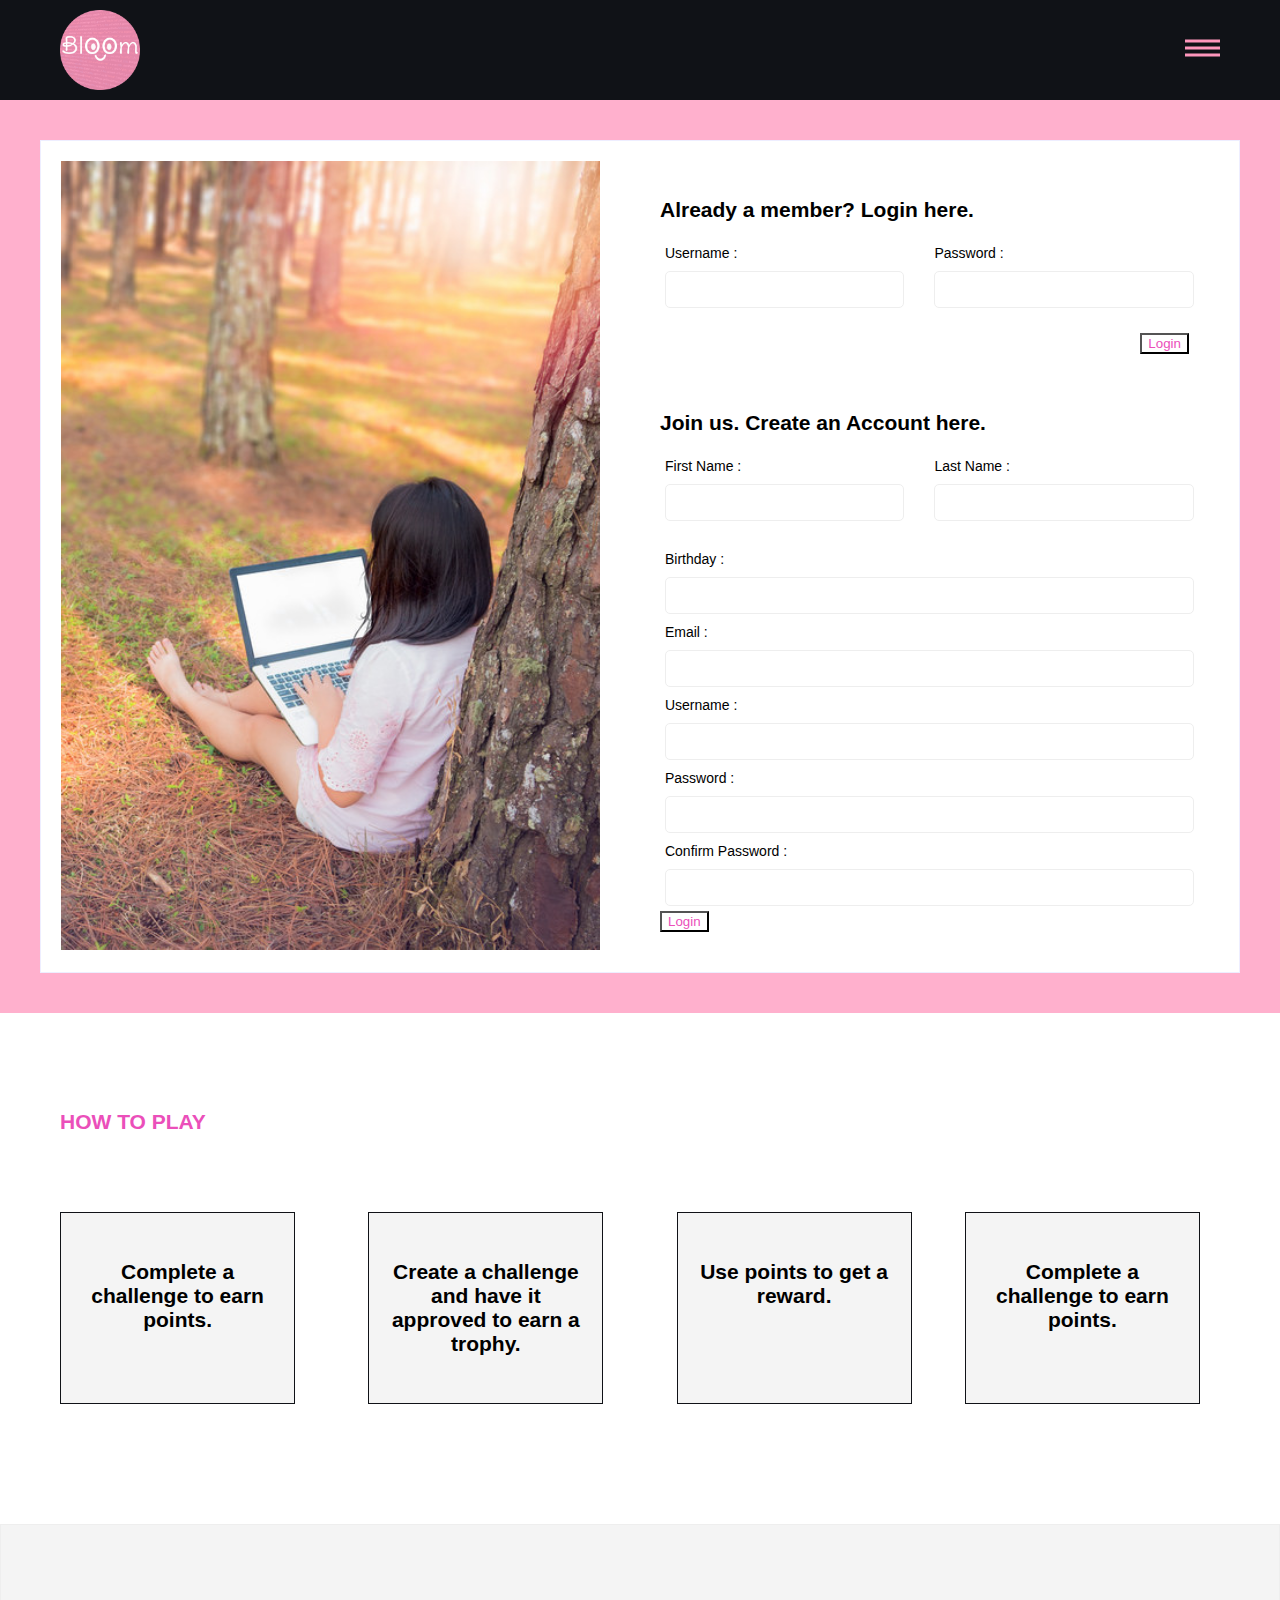
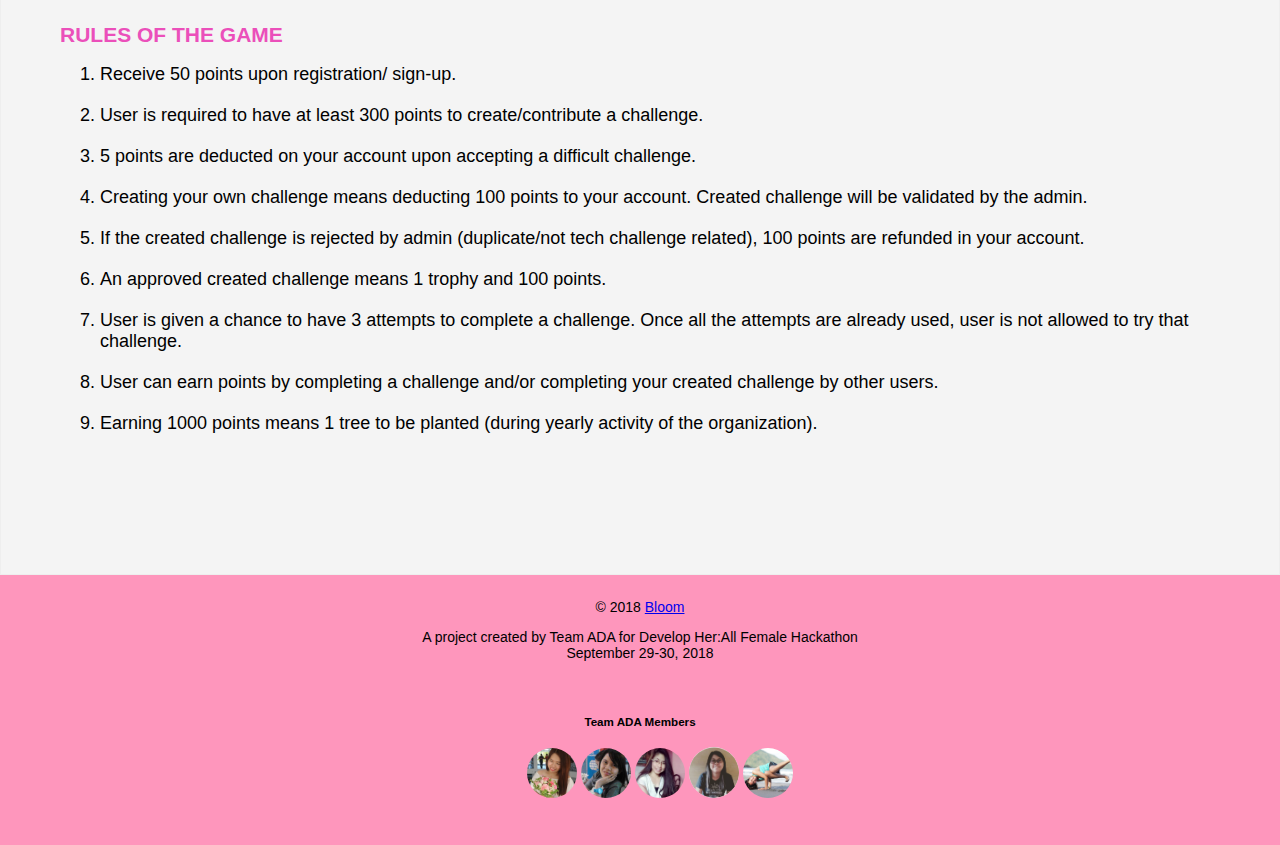
<file: index.html>
<!DOCTYPE html>
<html lang="en">
<head>
    <meta charset="UTF-8">
    <meta name="viewport" content="width=device-width, initial-scale=1.0">
    <meta http-equiv="X-UA-Compatible" content="ie=edge">
    <title>Home</title>
    <link rel="stylesheet" href="https://cdnjs.cloudflare.com/ajax/libs/font-awesome/4.7.0/css/font-awesome.min.css">
    <link rel="stylesheet" href="./public/css/styles.css">
</head>
<body>
    <!-- nav start -->
    <nav>
        <div class="nav">
            <div class="nav__header container">
                <div class="nav__logo">
                    <img src="./assets/images/bloom1.png" alt="Logo" />
                </div>

                <div class="nav__toggle" onclick="toggleNav()">
                    <span></span>
                    <span></span>
                    <span></span>
                </div>
            </div>

            <div class="nav__main" id="navMenu">
                <div class="nav__menu">
                    <div class="nav__toggle__close" onclick="toggleNav()">
                        <span></span>
                        <span></span>
                    </div>

                    <div class="nav__menu-links">
                        <ul>
                            <li>
                                <a href="#">
                                    <span class="c-nav-label">Home</span>
                                </a>
                            </li>

                            <li>
                                <a href="#">
                                    <span class="nav-label">How to Play</span>
                                </a>
                            </li>  

                            <li>
                                <a href="#">
                                    <span class="nav-label">Rules</span>
                                </a>
                            </li>

                            <li>
                                <a href="#">
                                    <span class="nav-label">Contact Us</span>
                                </a>
                            </li>
                        </ul>
                    </div> <!-- /c-nav__menu-links -->

                </div> <!-- /c-nav__menu -->
        
            </div> <!-- /c-nav__main -->

        </div> <!-- /c-nav -->

    </nav>
    <!-- nav end -->
    
    <!-- login--register start -->
    <section class="login--register">
        <div class="row form__container container">
            <div class="col-6">
                <div class="login__banner">
                    <div class="login--register__background">
                        <img src="./assets/images/3.jpg" />
                    </div>
                </div>
            </div>
            <div class="col-6">
                <!-- login--form start -->
                <div class="login--form">
                    <h2>Already a member? Login here.</h2>
                    <form action='backend/login_validate.php' method='POST'>
                        <div class="row">
                            <div class="col-6">
                                <div class="form--group">
                                    <span class="form--title">Username :</span>
                                </div>
                                <div class="form--group">
                                    <input class="form--input" type='text' name='username' required><br>
                                </div>
                            </div>
                            <div class="col-6">
                                <div class="form--group">
                                    <span class="form--title">Password :</span>
                                </div>
                                <div class="form--group">
                                    <input class="form--input" type='password' name='password' required>
                                </div>
                            </div>
                        </div>
                        <div class="form--button">
                            <input class="button--outline" type='submit' value='Login'>
                        </div>
                    </form>
                </div>
                <!-- login--form end -->
                <!-- register--form start -->
                <div class="register--form">
                    <h2>Join us. Create an Account here.</h2>
                    <form action='backend/sign_up_validate.php' method='POST'>
                        <div class="row">
                            <div class="col-6">
                                <div class="form--group">
                                    <span class="form--title">First Name :</span>
                                </div>
                                <div class="form--group">
                                    <input class="form--input" type='text' name='firstname' required>
                                </div>
                            </div>
                            <div class="col-6">
                                <div class="form--group">
                                    <span class="form--title">Last Name :</span>
                                </div>
                                <div class="form--group">
                                    <input class="form--input" type='text' name='lastname' required>
                                </div>
                            </div>
                        </div>
                        <div class="form--group">
                            <span class="form--title">Birthday :</span>
                        </div>
                        <div class="form--group">
                            <input class="form--input" type='text' name='birthday' id='calendar' required>
                        </div>
                        <div class="form--group">
                            <span class="form--title">Email :</span>
                        </div>
                        <div class="form--group">
                            <input class="form--input" type='text' name='email' required>
                        </div>
                        <div class="form--group">
                            <span class="form--title">Username :</span>
                        </div>
                        <div class="form--group">
                            <input class="form--input" class="form--input" type='text' name='username' required>
                        </div>
                        <div class="form--group">
                            <span class="form--title">Password :</span>
                        </div>
                        <div class="form--group">
                            <input class="form--input" type='password' name='password' id='password' required>
                        </div>
                        <div class="form--group">
                            <span class="form--title">Confirm Password :</span>
                        </div>
                        <div class="form--group">
                            <input class="form--input" type='password' id='confirm-password' required>
                        </div>
                        <div>
                            <input class="button--outline" type='submit' value='Login'>
                        </div>
                    </form>
                </div>
                <!-- register--form end -->
            </div>
        </div>
    </section>
    <!-- login-register end -->

    <!-- how-to-play start -->
    <div class="how-to-play__container">
        <div class="container">
            <h2>
                How to play
            </h2>
        </div>
            
        <div class="challenges__cards__container">
            <div class="challenges__cards container">
                <div class="card">
                    <div class="card__content">
                        <div class="card__details">
                            <h2 class="card__details__title">Complete a challenge to earn points.</h2>
                        </div>
                    </div>
                </div>
    
                <div class="card">
                    <div class="card__content">
                        <div class="card__details">
                            <h2 class="card__details__title">Create a challenge and have it approved to earn a trophy.</h2>
                        </div>
                    </div>
                </div>
    
                <div class="card">
                    <div class="card__content">
                        <div class="card__details">
                            <h2 class="card__details__title">Use points to get a reward.</h2>
                        </div>
                    </div>
                </div>
    
                <div class="card">
                    <div class="card__content">
                        <div class="card__details">
                            <h2 class="card__details__title">Complete a challenge to earn points.</h2>
                        </div>
                    </div>
                </div>
            </div>
        </div>
    </div>
    <!-- how-to-play end -->

    <!-- rules start -->
    <section class="rules">
        <div class="rules__container container">
            <h2>Rules of the Game</h2>
            <ol class="rules__list">
                <li>
                    Receive 50 points upon registration/ sign-up.
                </li>
                <li>
                    User is required to have at least 300 points to create/contribute a challenge.
                </li>
                <li>
                    5 points are deducted on your account upon accepting a difficult challenge.
                </li>
                <li>
                    Creating your own challenge means deducting 100 points to your account. Created challenge will be validated by the admin.
                </li>
                <li>
                    If the created challenge is rejected by admin (duplicate/not tech challenge related), 100 points are refunded in your account.
                </li>
                <li>
                    An approved created challenge means 1 trophy and 100 points.
                </li>
                <li>
                    User is given a chance to have 3 attempts to complete a challenge. Once all the attempts are already used, user is not allowed to try that challenge.
                </li>
                <li>
                    User can earn points by completing a challenge and/or completing your created challenge by other users.
                </li>
                <li>
                    Earning 1000 points means 1 tree to be planted (during yearly activity of the organization).
                </li>
            </ol>
        </div>
    </section>
    <!-- rules start -->


    <!-- footer start -->
    <footer class="footer"> 
        <div class="row">
            <div class="col-12">
                <p class="footer__copyright">
                    &copy; 2018 <a href="/">Bloom</a>
                </p>
                <p class="footer__description">
                    A project created by Team ADA for Develop Her:All Female Hackathon <br>
                    September 29-30, 2018
                </p>
            </div>
        </div>
        <div class="row">
            <div class="col-12">
                <div class="footer_team"> 
                    <h5>Team ADA Members</h5>
                    <ul>
                        <li>
                            <div class="footer__team-members">
                                <img class="footer__img" src="assets/images/clara.jpg" />
                            </div>
                        </li>
                        <li>
                            <div class="footer__team-members">
                                <img class="footer__img" src="./assets/images/milky.jpg" />
                            </div>
                        </li>
                        <li>
                            <div class="footer__team-members">
                                <img class="footer__img" src="./assets/images/ji-anne.jpg" />
                            </div>
                        </li>
                        <li>
                            <div class="footer__team-members">
                                <img class="footer__img" src="./assets/images/azel.jpg" />
                            </div>
                        </li>
                        <li>
                            <div class="footer__team-members">
                                <img class="footer__img" src="./assets/images/gracey.jpg" />
                            </div>
                        </li>
                    </ul>
                </div>
            </div>
        </div>
    </footer>
    <!-- footer end -->

    <!-- login-register script -->
    <script src="../public/js/dhtmlxcalendar/dhtmlxcalendar.js"></script>
</body>
</html>
</file>
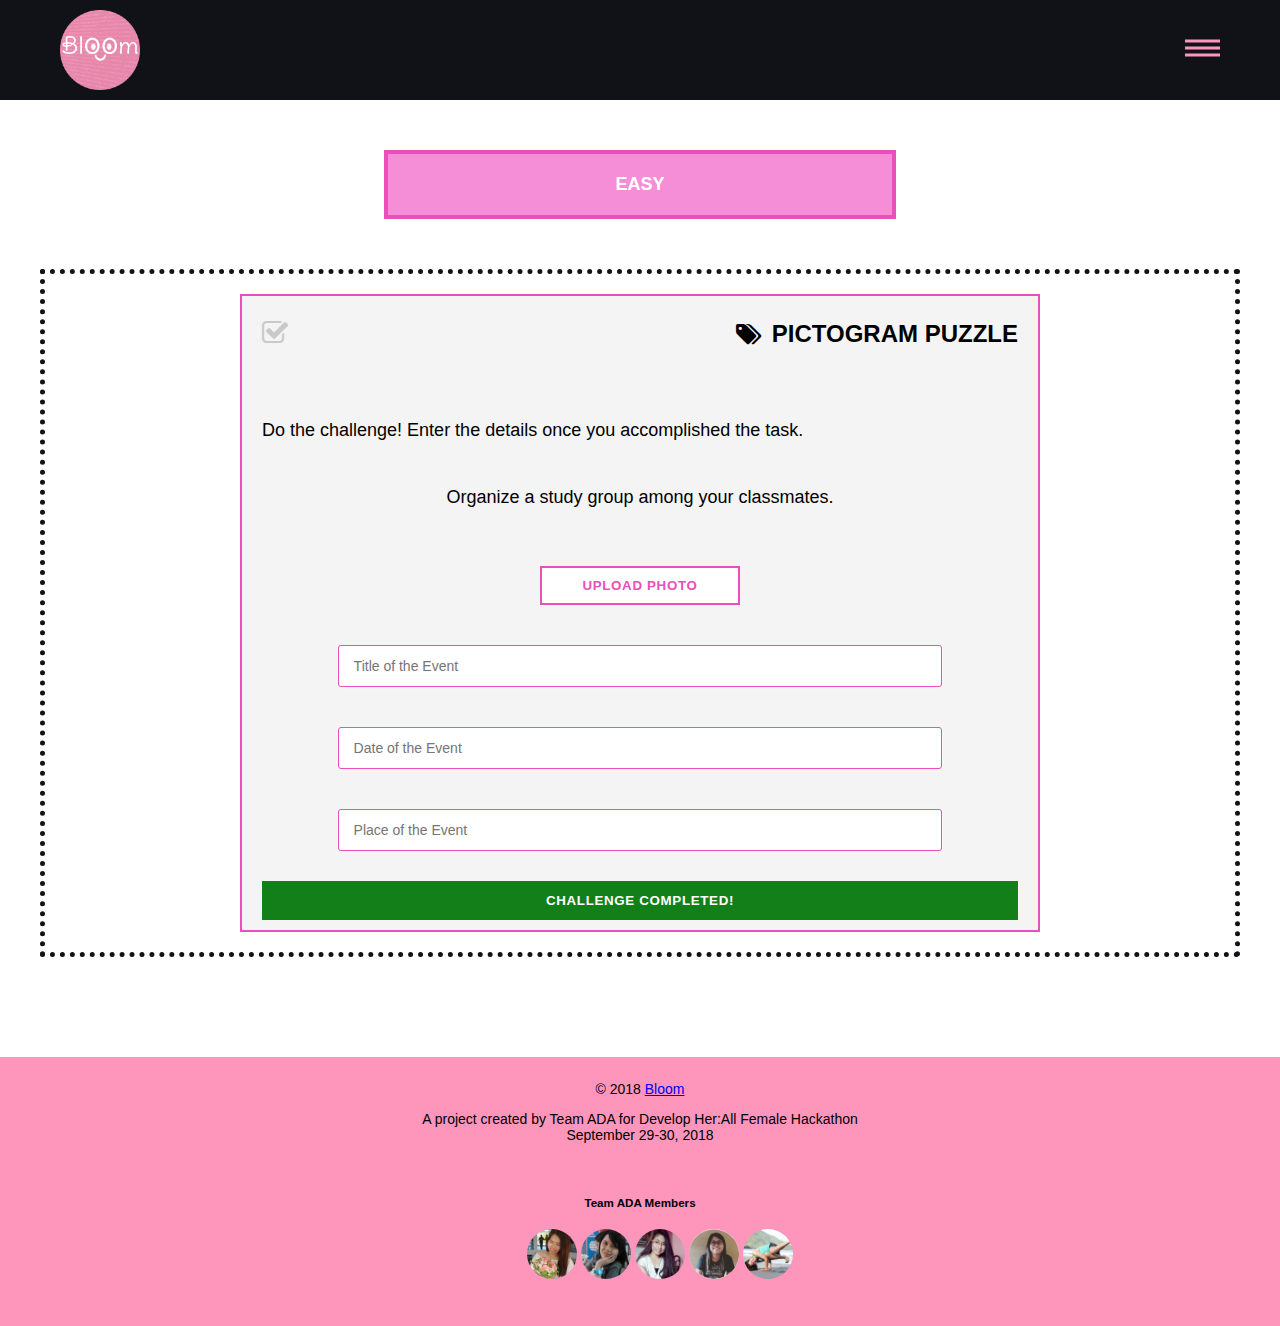
<file: challenge-activity.html>
<!DOCTYPE html>
<html lang="en">
<head>
    <meta charset="UTF-8">
    <meta name="viewport" content="width=device-width, initial-scale=1.0">
    <meta http-equiv="X-UA-Compatible" content="ie=edge">
    <title>Challenge - Activity</title>
    <link rel="stylesheet" href="https://cdnjs.cloudflare.com/ajax/libs/font-awesome/4.7.0/css/font-awesome.min.css">
    <link rel="stylesheet" href="./public/css/styles.css">
</head>
<body>
    <!-- nav start -->
    <nav>
        <div class="nav">
            <div class="nav__header container">
                <div class="nav__logo">
                    <img src="./assets/images/bloom1.png" alt="Logo" />
                </div>

                <div class="nav__toggle" onclick="toggleNav()">
                    <span></span>
                    <span></span>
                    <span></span>
                </div>
            </div>

            <div class="nav__main" id="navMenu">
                <div class="nav__menu">
                    <div class="nav__toggle__close" onclick="toggleNav()">
                        <span></span>
                        <span></span>
                    </div>

                    <div class="nav__menu-links">
                        <ul>
                            <li>
                                <a href="#">
                                    <span class="c-nav-label">Home</span>
                                </a>
                            </li>

                            <li>
                                <a href="#">
                                    <span class="nav-label">How to Play</span>
                                </a>
                            </li>  

                            <li>
                                <a href="#">
                                    <span class="nav-label">Rules</span>
                                </a>
                            </li>

                            <li>
                                <a href="#">
                                    <span class="nav-label">Contact Us</span>
                                </a>
                            </li>
                        </ul>
                    </div> <!-- /c-nav__menu-links -->

                </div> <!-- /c-nav__menu -->
        
            </div> <!-- /c-nav__main -->

        </div> <!-- /c-nav -->

    </nav>
    <!-- nav end -->

    <!-- activity cards start -->
    <div class="challenges__cards__container revealed-cards__container">

        <div class="category">Easy</div>

        <div class="challenges__cards container container">
            <div class="card__task">
                <div class="card__content">
                    <div class="card__top">
                        <div class="card__top__status">
                            <i class="fa fa-check-square-o" aria-hidden="true"></i>
                        </div>
                        <div class="card__top__tag">
                            <i class="fa fa-tags" aria-hidden="true"></i>
                            <p class="language">Pictogram Puzzle</p>
                        </div>
                    </div>

                    <div class="card__details">
                        <div class="card__details__instruction">
                            <p>Do the challenge! Enter the details once you accomplished the task.</p>
                        </div>
                        <div class="card__details__question">
                            <p>Organize a study group among your classmates.</p>
                        </div>

                        <div class="card__details__answer">
                            <form>
                                <button class="button button--outline upload-btn">Upload Photo</button>
                                <input class="textbox" type="text" placeholder="Title of the Event">
                                <input class="textbox" type="text" placeholder="Date of the Event">
                                <input class="textbox" type="text" placeholder="Place of the Event">
  
                                <button class="button button--green">Challenge Completed!</button>
                            </form>
                        </div>
                    </div>
                </div>
            </div>
            
        </div>
    </div>
    <!-- activity cards end -->
    

    <!-- footer start -->
    <footer class="footer"> 
        <div class="row">
            <div class="col-12">
                <p class="footer__copyright">
                    &copy; 2018 <a href="/">Bloom</a>
                </p>
                <p class="footer__description">
                    A project created by Team ADA for Develop Her:All Female Hackathon <br>
                    September 29-30, 2018
                </p>
            </div>
        </div>
        <div class="row">
            <div class="col-12">
                <div class="footer_team"> 
                    <h5>Team ADA Members</h5>
                    <ul>
                        <li>
                            <div class="footer__team-members">
                                <img class="footer__img" src="assets/images/clara.jpg" />
                            </div>
                        </li>
                        <li>
                            <div class="footer__team-members">
                                <img class="footer__img" src="./assets/images/milky.jpg" />
                            </div>
                        </li>
                        <li>
                            <div class="footer__team-members">
                                <img class="footer__img" src="./assets/images/ji-anne.jpg" />
                            </div>
                        </li>
                        <li>
                            <div class="footer__team-members">
                                <img class="footer__img" src="./assets/images/azel.jpg" />
                            </div>
                        </li>
                        <li>
                            <div class="footer__team-members">
                                <img class="footer__img" src="./assets/images/gracey.jpg" />
                            </div>
                        </li>
                    </ul>
                </div>
            </div>
        </div>
    </footer>
    <!-- footer end -->
</body>
</html>
</file>
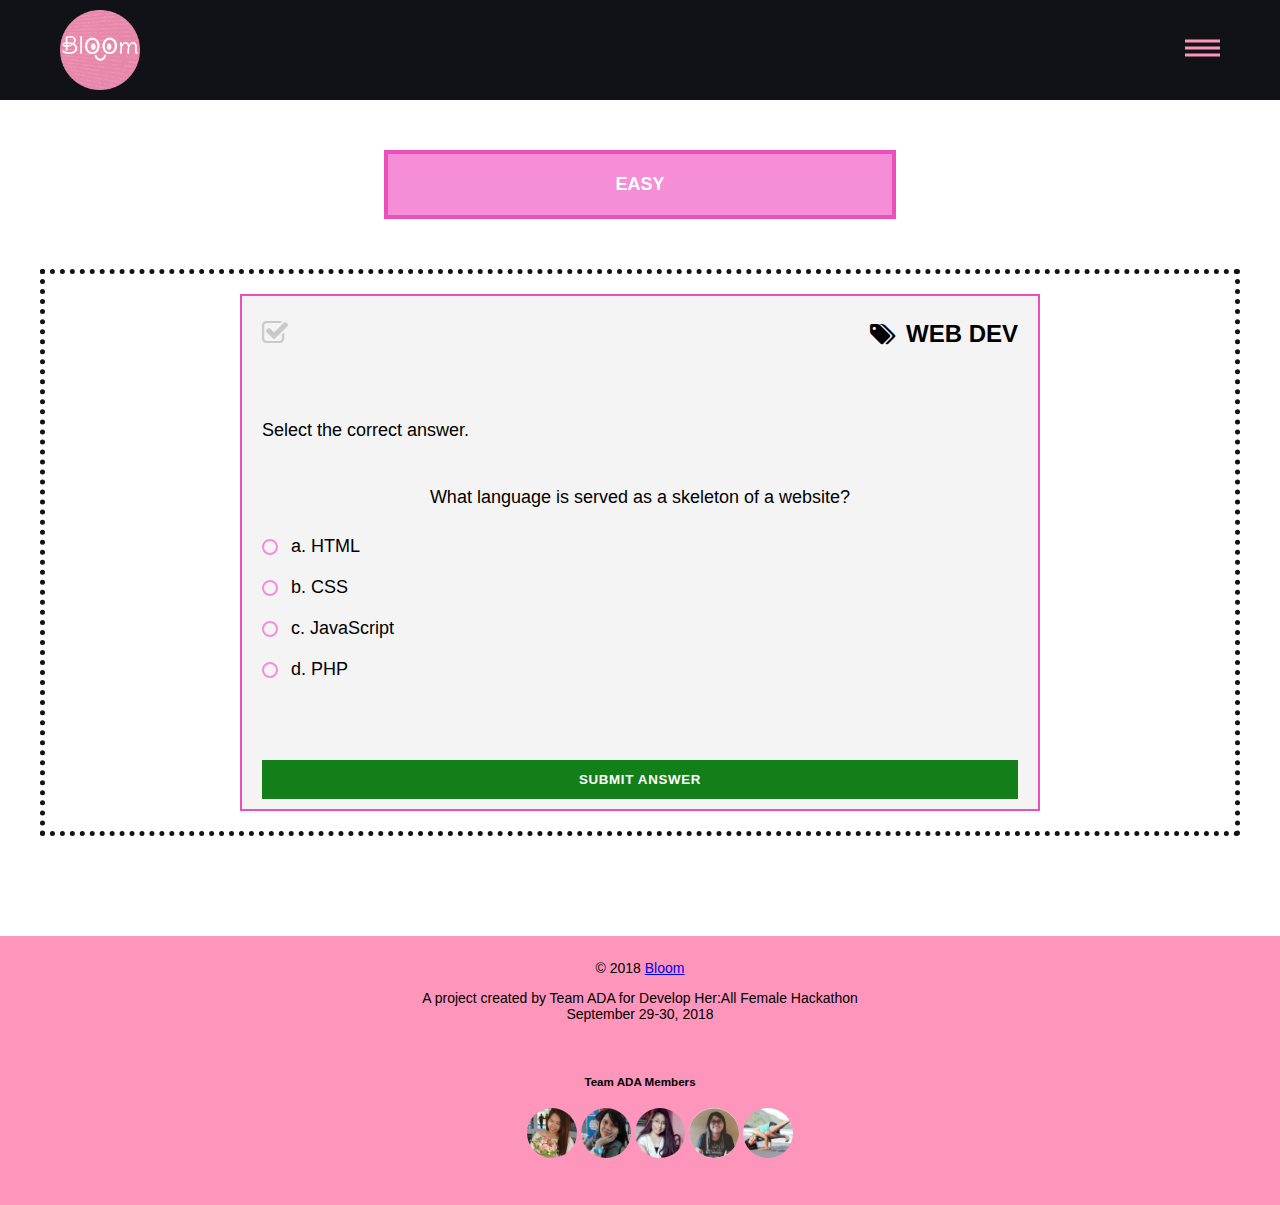
<file: challenge-multiple-choice.html>
<!DOCTYPE html>
<html lang="en">
<head>
    <meta charset="UTF-8">
    <meta name="viewport" content="width=device-width, initial-scale=1.0">
    <meta http-equiv="X-UA-Compatible" content="ie=edge">
    <title>Challenge</title>
    <link rel="stylesheet" href="https://cdnjs.cloudflare.com/ajax/libs/font-awesome/4.7.0/css/font-awesome.min.css">
    <link rel="stylesheet" href="./public/css/styles.css">
</head>
<body>
    <!-- nav start -->
    <nav>
        <div class="nav">
            <div class="nav__header container">
                <div class="nav__logo">
                    <img src="./assets/images/bloom1.png" alt="Logo" />
                </div>

                <div class="nav__toggle" onclick="toggleNav()">
                    <span></span>
                    <span></span>
                    <span></span>
                </div>
            </div>

            <div class="nav__main" id="navMenu">
                <div class="nav__menu">
                    <div class="nav__toggle__close" onclick="toggleNav()">
                        <span></span>
                        <span></span>
                    </div>

                    <div class="nav__menu-links">
                        <ul>
                            <li>
                                <a href="#">
                                    <span class="c-nav-label">Home</span>
                                </a>
                            </li>

                            <li>
                                <a href="#">
                                    <span class="nav-label">How to Play</span>
                                </a>
                            </li>  

                            <li>
                                <a href="#">
                                    <span class="nav-label">Rules</span>
                                </a>
                            </li>

                            <li>
                                <a href="#">
                                    <span class="nav-label">Contact Us</span>
                                </a>
                            </li>
                        </ul>
                    </div> <!-- /c-nav__menu-links -->

                </div> <!-- /c-nav__menu -->
        
            </div> <!-- /c-nav__main -->

        </div> <!-- /c-nav -->

    </nav>
    <!-- nav end -->

    <!-- multiple choice cards start -->
    <div class="challenges__cards__container revealed-cards__container">

        <div class="category">Easy</div>

        <div class="challenges__cards container container">
            <div class="card__task">
                <div class="card__content">
                    <div class="card__top">
                        <div class="card__top__status">
                            <i class="fa fa-check-square-o" aria-hidden="true"></i>
                        </div>
                        <div class="card__top__tag">
                            <i class="fa fa-tags" aria-hidden="true"></i>
                            <p class="language">WEB DEV</p>
                        </div>
                    </div>

                    <div class="card__details">
                        <div class="card__details__instruction">
                            <p>Select the correct answer.</p>
                        </div>
                        <div class="card__details__question">
                            <p>What language is served as a skeleton of a website?</p>
                        </div>

                        <div class="card__details__choices">
                            <div>
                                <label class="radio">
                                    <input type="radio" name="option" value="Not Selected"/> 
                                    <span class="radio__button"></span>
                                    <span class="radio__text">a. HTML</span>
                                </label>
                            </div>

                            <div>
                                <label class="radio">
                                    <input type="radio" name="option" value="Not Selected"/> 
                                    <span class="radio__button"></span>
                                    <span class="radio__text">b. CSS</span>
                                </label>
                            </div>

                            <div>
                                <label class="radio">
                                    <input type="radio" name="option" value="Not Selected"/> 
                                    <span class="radio__button"></span>
                                    <span class="radio__text">c. JavaScript</span>
                                </label>
                            </div>

                            <div>
                                <label class="radio">
                                    <input type="radio" name="option" value="Not Selected"/> 
                                    <span class="radio__button"></span>
                                    <span class="radio__text">d. PHP</span>
                                </label>
                            </div>
                        </div>

                        <button class="button button--green">Submit Answer</button>
                    </div>
                </div>
            </div>
            
        </div>
    </div>
    <!-- multiple choice cards end -->
    

    <!-- footer start -->
    <footer class="footer"> 
        <div class="row">
            <div class="col-12">
                <p class="footer__copyright">
                    &copy; 2018 <a href="/">Bloom</a>
                </p>
                <p class="footer__description">
                    A project created by Team ADA for Develop Her:All Female Hackathon <br>
                    September 29-30, 2018
                </p>
            </div>
        </div>
        <div class="row">
            <div class="col-12">
                <div class="footer_team"> 
                    <h5>Team ADA Members</h5>
                    <ul>
                        <li>
                            <div class="footer__team-members">
                                <img class="footer__img" src="assets/images/clara.jpg" />
                            </div>
                        </li>
                        <li>
                            <div class="footer__team-members">
                                <img class="footer__img" src="./assets/images/milky.jpg" />
                            </div>
                        </li>
                        <li>
                            <div class="footer__team-members">
                                <img class="footer__img" src="./assets/images/ji-anne.jpg" />
                            </div>
                        </li>
                        <li>
                            <div class="footer__team-members">
                                <img class="footer__img" src="./assets/images/azel.jpg" />
                            </div>
                        </li>
                        <li>
                            <div class="footer__team-members">
                                <img class="footer__img" src="./assets/images/gracey.jpg" />
                            </div>
                        </li>
                    </ul>
                </div>
            </div>
        </div>
    </footer>
    <!-- footer end -->
</body>
</html>
</file>
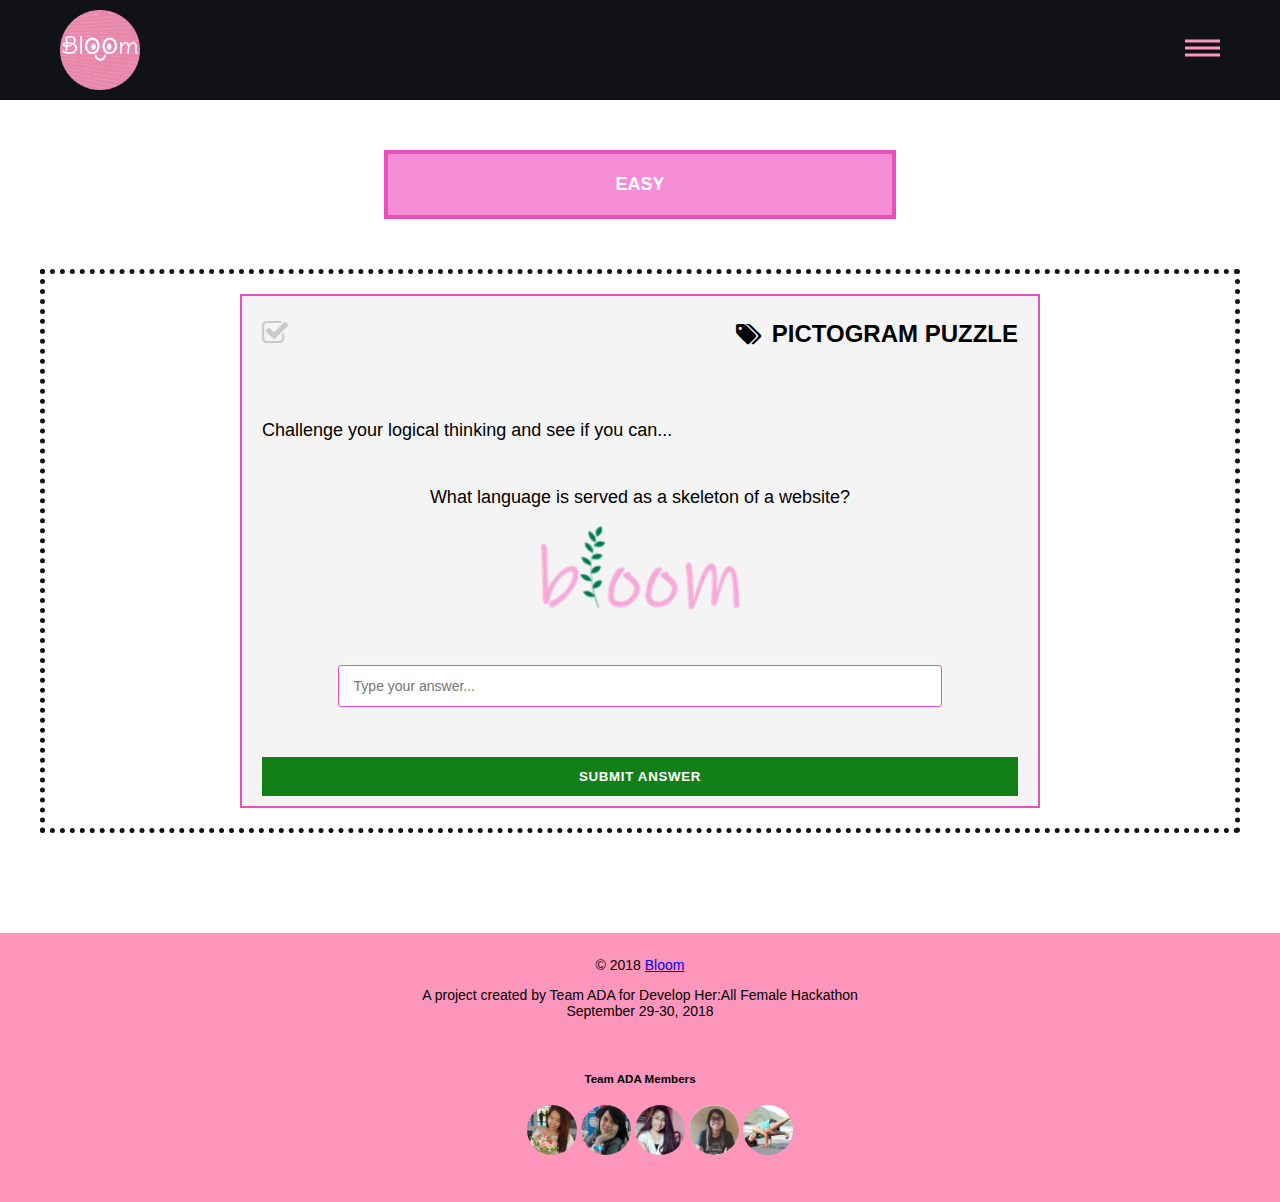
<file: challenge-pictogram.html>
<!DOCTYPE html>
<html lang="en">
<head>
    <meta charset="UTF-8">
    <meta name="viewport" content="width=device-width, initial-scale=1.0">
    <meta http-equiv="X-UA-Compatible" content="ie=edge">
    <title>Challenge - Pictogram/Anagram</title>
    <link rel="stylesheet" href="https://cdnjs.cloudflare.com/ajax/libs/font-awesome/4.7.0/css/font-awesome.min.css">
    <link rel="stylesheet" href="./public/css/styles.css">
</head>
<body>
    <!-- nav start -->
    <nav>
        <div class="nav">
            <div class="nav__header container">
                <div class="nav__logo">
                    <img src="./assets/images/bloom1.png" alt="Logo" />
                </div>

                <div class="nav__toggle" onclick="toggleNav()">
                    <span></span>
                    <span></span>
                    <span></span>
                </div>
            </div>

            <div class="nav__main" id="navMenu">
                <div class="nav__menu">
                    <div class="nav__toggle__close" onclick="toggleNav()">
                        <span></span>
                        <span></span>
                    </div>

                    <div class="nav__menu-links">
                        <ul>
                            <li>
                                <a href="#">
                                    <span class="c-nav-label">Home</span>
                                </a>
                            </li>

                            <li>
                                <a href="#">
                                    <span class="nav-label">How to Play</span>
                                </a>
                            </li>  

                            <li>
                                <a href="#">
                                    <span class="nav-label">Rules</span>
                                </a>
                            </li>

                            <li>
                                <a href="#">
                                    <span class="nav-label">Contact Us</span>
                                </a>
                            </li>
                        </ul>
                    </div> <!-- /c-nav__menu-links -->

                </div> <!-- /c-nav__menu -->
        
            </div> <!-- /c-nav__main -->

        </div> <!-- /c-nav -->

    </nav>
    <!-- nav end -->

    <!-- pictogram cards start -->
    <div class="challenges__cards__container revealed-cards__container">

        <div class="category">Easy</div>

        <div class="challenges__cards container container">
            <div class="card__task">
                <div class="card__content">
                    <div class="card__top">
                        <div class="card__top__status">
                            <i class="fa fa-check-square-o" aria-hidden="true"></i>
                        </div>
                        <div class="card__top__tag">
                            <i class="fa fa-tags" aria-hidden="true"></i>
                            <p class="language">Pictogram Puzzle</p>
                        </div>
                    </div>

                    <div class="card__details">
                        <div class="card__details__instruction">
                            <p>Challenge your logical thinking and see if you can...</p>
                        </div>
                        <div class="card__details__question">
                            <p>What language is served as a skeleton of a website?</p>
                            <img src="./assets/images/test.png" alt="">
                        </div>

                        <input class="textbox" type="text" name="answer" placeholder="Type your answer...">

                        <button class="button button--green">Submit Answer</button>
                    </div>
                </div>
            </div>
            
        </div>
    </div>
    <!-- pictogram cards end -->
    

    <!-- footer start -->
    <footer class="footer"> 
        <div class="row">
            <div class="col-12">
                <p class="footer__copyright">
                    &copy; 2018 <a href="/">Bloom</a>
                </p>
                <p class="footer__description">
                    A project created by Team ADA for Develop Her:All Female Hackathon <br>
                    September 29-30, 2018
                </p>
            </div>
        </div>
        <div class="row">
            <div class="col-12">
                <div class="footer_team"> 
                    <h5>Team ADA Members</h5>
                    <ul>
                        <li>
                            <div class="footer__team-members">
                                <img class="footer__img" src="assets/images/clara.jpg" />
                            </div>
                        </li>
                        <li>
                            <div class="footer__team-members">
                                <img class="footer__img" src="./assets/images/milky.jpg" />
                            </div>
                        </li>
                        <li>
                            <div class="footer__team-members">
                                <img class="footer__img" src="./assets/images/ji-anne.jpg" />
                            </div>
                        </li>
                        <li>
                            <div class="footer__team-members">
                                <img class="footer__img" src="./assets/images/azel.jpg" />
                            </div>
                        </li>
                        <li>
                            <div class="footer__team-members">
                                <img class="footer__img" src="./assets/images/gracey.jpg" />
                            </div>
                        </li>
                    </ul>
                </div>
            </div>
        </div>
    </footer>
    <!-- footer end -->
</body>
</html>
</file>
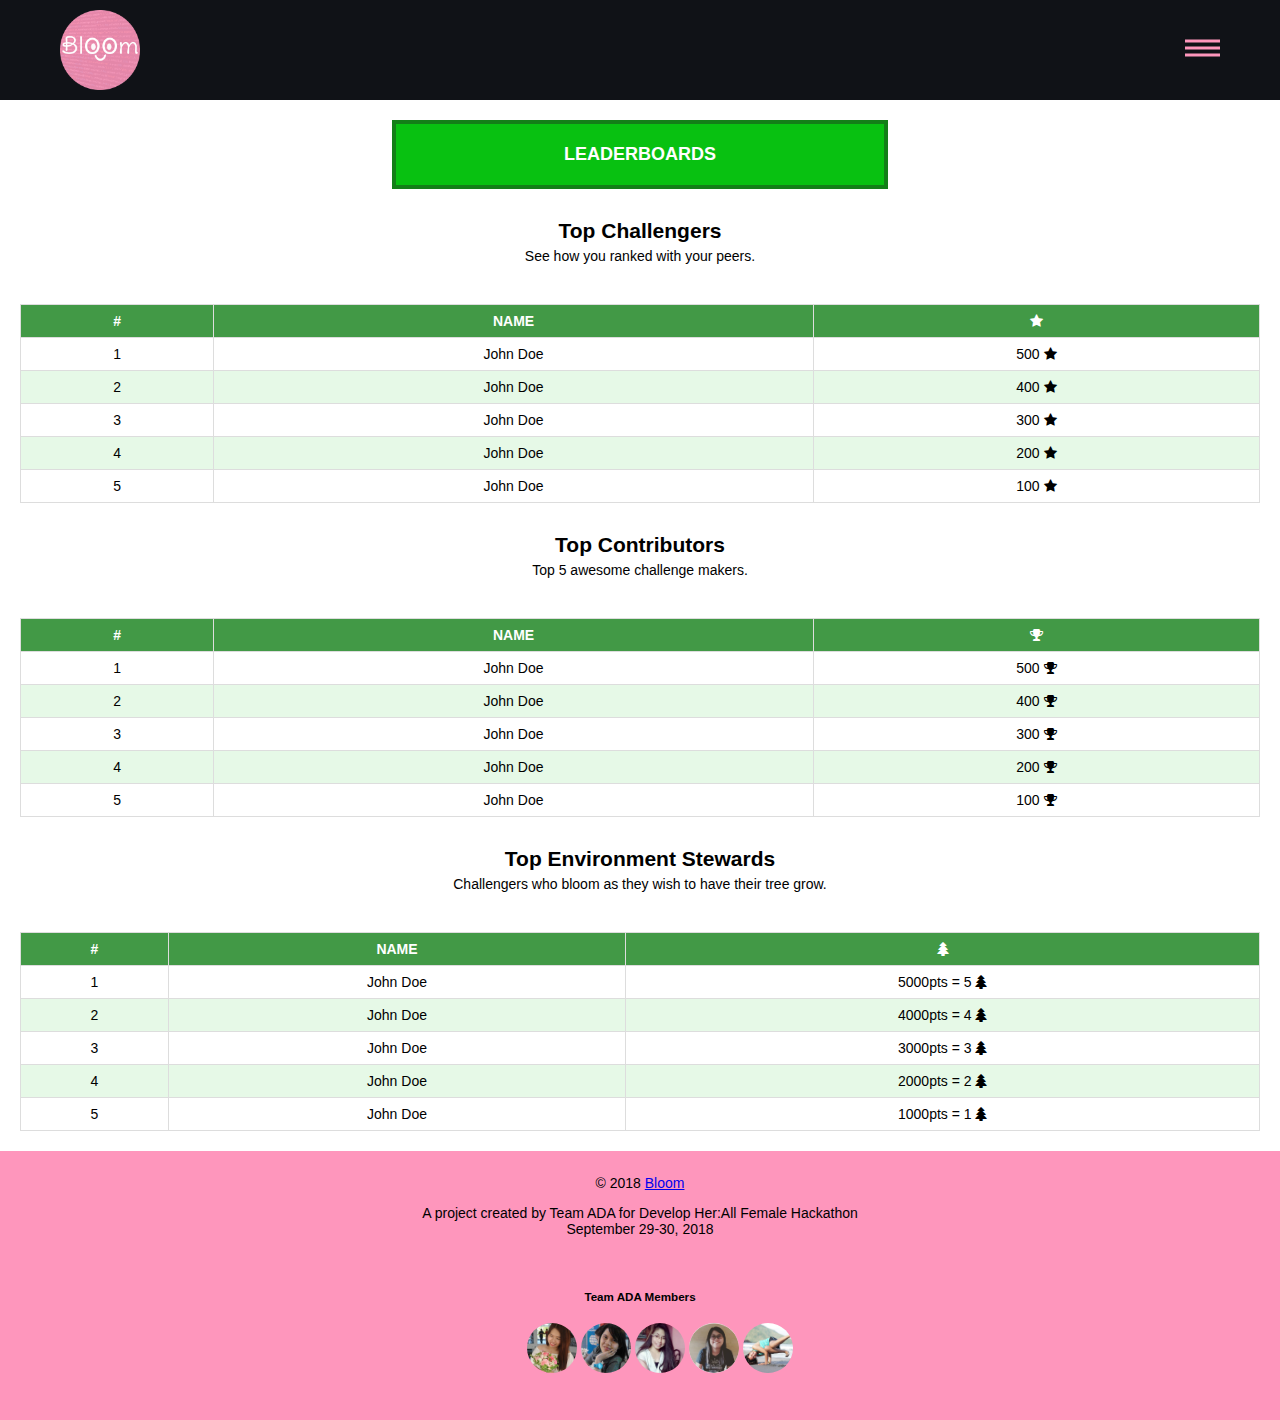
<file: leaderboard.html>
<!DOCTYPE html>
<html lang="en">
<head>
    <meta charset="UTF-8">
    <meta name="viewport" content="width=device-width, initial-scale=1.0">
    <meta http-equiv="X-UA-Compatible" content="ie=edge">
    <title>Leaderboards</title>
    <link rel="stylesheet" href="https://cdnjs.cloudflare.com/ajax/libs/font-awesome/4.7.0/css/font-awesome.min.css">
    <link rel="stylesheet" href="./public/css/styles.css">
</head>
<body>
    <!-- nav start -->
    <nav>
        <div class="nav">
            <div class="nav__header container">
                <div class="nav__logo">
                    <img src="./assets/images/bloom1.png" alt="Logo" />
                </div>

                <div class="nav__toggle" onclick="toggleNav()">
                    <span></span>
                    <span></span>
                    <span></span>
                </div>
            </div>

            <div class="nav__main" id="navMenu">
                <div class="nav__menu">
                    <div class="nav__toggle__close" onclick="toggleNav()">
                        <span></span>
                        <span></span>
                    </div>

                    <div class="nav__menu-links">
                        <ul>
                            <li>
                                <a href="#">
                                    <span class="c-nav-label">Home</span>
                                </a>
                            </li>

                            <li>
                                <a href="#">
                                    <span class="nav-label">Face the Challenges</span>
                                </a>
                            </li>  

                            <li>
                                <a href="#">
                                    <span class="nav-label">View Your Progress</span>
                                </a>
                            </li>

                            <li>
                                <a href="#">
                                    <span class="nav-label">Leaderboard</span>
                                </a>
                            </li>
                        </ul>
                    </div> <!-- /c-nav__menu-links -->

                </div> <!-- /c-nav__menu -->
        
            </div> <!-- /c-nav__main -->

        </div> <!-- /c-nav -->

    </nav>
    <!-- nav end -->

    <!-- leaderboard start -->
    <div class="leaderboard__container">
        <h1 class="category category--green">Leaderboards</h1>

        <div class="table__details">
            <h2 class="table__title">Top Challengers</h2>
            <p>See how you ranked with your peers.</p>
        </div>

        <table>
            <thead>
                <tr>
                    <th>#</th>
                    <th>Name</th>
                    <th><i class="fa fa-star" aria-hidden="true"></i></th>
                </tr>
            </thead>
            <tbody>
                <tr>
                    <td>1</td>
                    <td>John Doe</td>
                    <td>500 <i class="fa fa-star" aria-hidden="true"></i></td>
                </tr>

                <tr>
                    <td>2</td>
                    <td>John Doe</td>
                    <td>400 <i class="fa fa-star" aria-hidden="true"></i></td>
                </tr>

                <tr>
                    <td>3</td>
                    <td>John Doe</td>
                    <td>300 <i class="fa fa-star" aria-hidden="true"></i></td>
                </tr>

                <tr>
                    <td>4</td>
                    <td>John Doe</td>
                    <td>200 <i class="fa fa-star" aria-hidden="true"></i></td>
                </tr>

                <tr>
                    <td>5</td>
                    <td>John Doe</td>
                    <td>100 <i class="fa fa-star" aria-hidden="true"></i></td>
                </tr>
            </tbody>
        </table>

        <div class="table__details">
            <h2 class="table__title">Top Contributors</h2>
            <p>Top 5 awesome challenge makers.</p>
        </div>
    
        <table>
            <thead>
                <tr>
                    <th>#</th>
                    <th>Name</th>
                    <th><i class="fa fa-trophy" aria-hidden="true"></i></th>
                </tr>
            </thead>
            <tbody>
                <tr>
                    <td>1</td>
                    <td>John Doe</td>
                    <td>500 <i class="fa fa-trophy" aria-hidden="true"></i></td>
                </tr>

                <tr>
                    <td>2</td>
                    <td>John Doe</td>
                    <td>400 <i class="fa fa-trophy" aria-hidden="true"></i></td>
                </tr>

                <tr>
                    <td>3</td>
                    <td>John Doe</td>
                    <td>300 <i class="fa fa-trophy" aria-hidden="true"></i></td>
                </tr>

                <tr>
                    <td>4</td>
                    <td>John Doe</td>
                    <td>200 <i class="fa fa-trophy" aria-hidden="true"></i></td>
                </tr>

                <tr>
                    <td>5</td>
                    <td>John Doe</td>
                    <td>100 <i class="fa fa-trophy" aria-hidden="true"></i></td>
                </tr>
            </tbody>
        </table>

        <div class="table__details">
            <h2 class="table__title">Top Environment Stewards</h2>
            <p>Challengers who bloom as they wish to have their tree grow. </p>
        </div>
    
        <table>
            <thead>
                <tr>
                    <th>#</th>
                    <th>Name</th>
                    <th><i class="fa fa-tree" aria-hidden="true"></i></th>
                </tr>
            </thead>
            <tbody>
                <tr>
                    <td>1</td>
                    <td>John Doe</td>
                    <td>5000pts = 5 <i class="fa fa-tree" aria-hidden="true"></i></td>
                </tr>

                <tr>
                    <td>2</td>
                    <td>John Doe</td>
                    <td>4000pts = 4 <i class="fa fa-tree" aria-hidden="true"></i></td>
                </tr>

                <tr>
                    <td>3</td>
                    <td>John Doe</td>
                    <td>3000pts = 3 <i class="fa fa-tree" aria-hidden="true"></i></td>
                </tr>

                <tr>
                    <td>4</td>
                    <td>John Doe</td>
                    <td>2000pts = 2 <i class="fa fa-tree" aria-hidden="true"></i></td>
                </tr>

                <tr>
                    <td>5</td>
                    <td>John Doe</td>
                    <td>1000pts = 1 <i class="fa fa-tree" aria-hidden="true"></i></td>
                </tr>
            </tbody>
        </table>
    </div>
    <!-- leaderboard end -->
    
    <!-- footer start -->
    <footer class="footer"> 
        <div class="row">
            <div class="col-12">
                <p class="footer__copyright">
                    &copy; 2018 <a href="/">Bloom</a>
                </p>
                <p class="footer__description">
                    A project created by Team ADA for Develop Her:All Female Hackathon <br>
                    September 29-30, 2018
                </p>
            </div>
        </div>
        <div class="row">
            <div class="col-12">
                <div class="footer_team"> 
                    <h5>Team ADA Members</h5>
                    <ul>
                        <li>
                            <div class="footer__team-members">
                                <img class="footer__img" src="assets/images/clara.jpg" />
                            </div>
                        </li>
                        <li>
                            <div class="footer__team-members">
                                <img class="footer__img" src="./assets/images/milky.jpg" />
                            </div>
                        </li>
                        <li>
                            <div class="footer__team-members">
                                <img class="footer__img" src="./assets/images/ji-anne.jpg" />
                            </div>
                        </li>
                        <li>
                            <div class="footer__team-members">
                                <img class="footer__img" src="./assets/images/azel.jpg" />
                            </div>
                        </li>
                        <li>
                            <div class="footer__team-members">
                                <img class="footer__img" src="./assets/images/gracey.jpg" />
                            </div>
                        </li>
                    </ul>
                </div>
            </div>
        </div>
    </footer>
    <!-- footer end -->

    <script src="./public/js/main.js"></script>
</body>
</html>
</file>
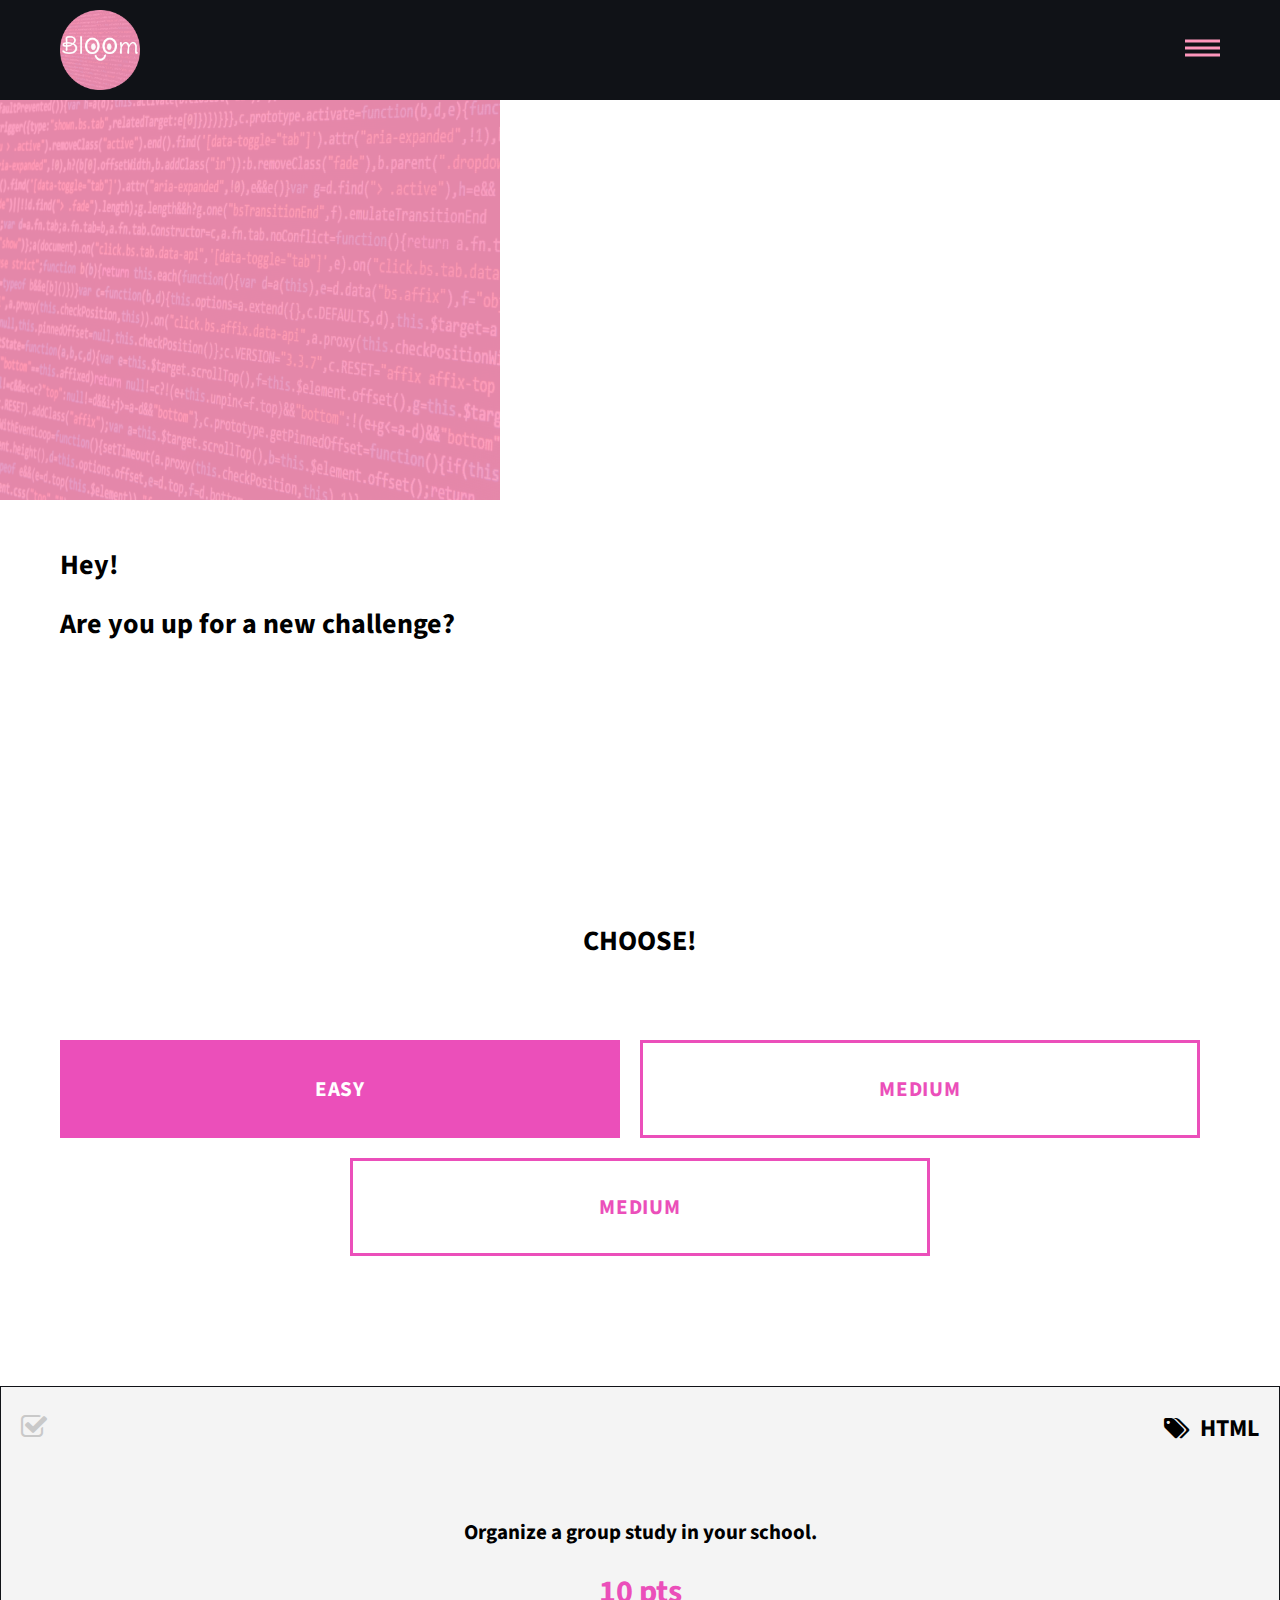
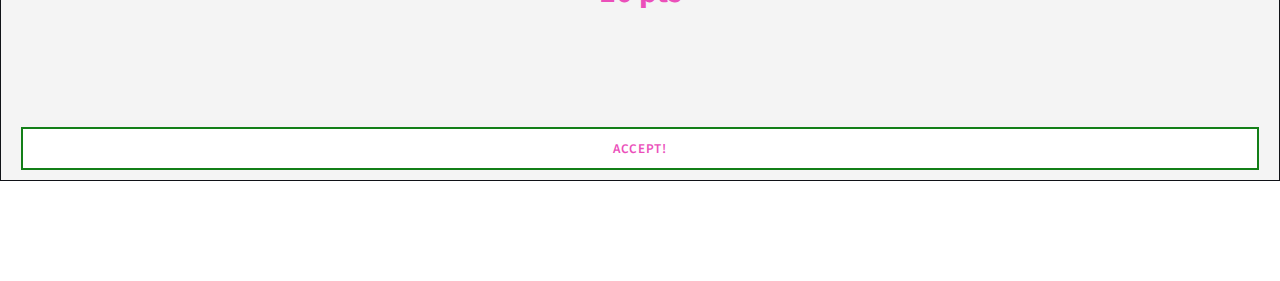
<file: view-challenges.html>
<!DOCTYPE html>
<html lang="en">
<head>
    <meta charset="UTF-8">
    <meta name="viewport" content="width=device-width, initial-scale=1.0">
    <meta http-equiv="X-UA-Compatible" content="ie=edge">
    <title>View Challenges</title>
    <link rel="stylesheet" href="https://cdnjs.cloudflare.com/ajax/libs/font-awesome/4.7.0/css/font-awesome.min.css">
    <link href="https://fonts.googleapis.com/css?family=Source+Sans+Pro:300,400,600,700|Srisakdi:700" rel="stylesheet">
    <link rel="stylesheet" href="./public/css/styles.css">
</head>
<body>
    <!-- nav start -->
    <nav>
        <div class="nav">
            <div class="nav__header container">
                <div class="nav__logo">
                    <img src="./assets/images/bloom1.png" alt="Logo" />
                </div>

                <div class="nav__toggle" onclick="toggleNav()">
                    <span></span>
                    <span></span>
                    <span></span>
                </div>
            </div>

            <div class="nav__main" id="navMenu">
                <div class="nav__menu">
                    <div class="nav__toggle__close" onclick="toggleNav()">
                        <span></span>
                        <span></span>
                    </div>

                    <div class="nav__menu-links">
                        <ul>
                            <li>
                                <a href="#">
                                    <span class="c-nav-label">Home</span>
                                </a>
                            </li>

                            <li>
                                <a href="#">
                                    <span class="nav-label">How to Play</span>
                                </a>
                            </li>  

                            <li>
                                <a href="#">
                                    <span class="nav-label">Rules</span>
                                </a>
                            </li>

                            <li>
                                <a href="#">
                                    <span class="nav-label">Contact Us</span>
                                </a>
                            </li>
                        </ul>
                    </div> <!-- /c-nav__menu-links -->

                </div> <!-- /c-nav__menu -->
        
            </div> <!-- /c-nav__main -->

        </div> <!-- /c-nav -->

    </nav>
    <!-- nav end -->

    <!-- greeting start -->
    <div class="greeting__container">
        <div class="greeting__container__bg">
            <img src="./assets/images/bg.png" alt="Background">
        </div>
        <div class="greeting container">
            <div class="message">
                <h1>Hey!</h1>
                <h1>Are you up for a new challenge?</h1>
            </div>
            <div class="greeting__arrow">
                <a href="#"></a>
            </div>

        </div>
    </div>
    <!-- greeting end -->

    <!-- challenge categories start -->
    <div class="challenge-categories__container container">
        <h1 class="message">Choose!</h1>
        <div class="challenge-categories">
            <div class="row challenge-categories__list">
                <button class="button button--outline col-6 challenge-categories__category --active">
                    <h3>Easy</h3>
                </button>
                <button class="button button--outline col-6 challenge-categories__category">
                    <h3>Medium</h3>
                </button>
                <button class="button button--outline col-6 challenge-categories__category">
                    <h3>Medium</h3>
                </button>
            </div>
        </div>
    </div>
    <!-- challenge categories end -->

    <!-- challenges cards start -->
    <div class="challenges__cards__container">
        <div class="row">
            <div class="col-12 card">
                <div class="card__content">
                    <div class="card__top">
                        <div class="card__top__status">
                            <i class="fa fa-check-square-o" aria-hidden="true"></i>
                        </div>
                        <div class="card__top__tag">
                            <i class="fa fa-tags" aria-hidden="true"></i>
                            <p class="language">HTML</p>
                        </div>
                    </div>
                    <div class="card__details">
                        <h2 class="card__details__title">Organize a group study in your school.</h2>
                        <h1 class="card__details__points">10 pts</h1>
                        <h3 class="card__details__less-points">Take for 5pts</h3>
                        <button class="button button--outline button--green">Accept!</button>
                    </div>
                </div>
            </div>
        </div>
    </div>
    <!-- challenges cards end -->

    <script src="./public/js/main.js"></script>
</body>
</html>
</file>
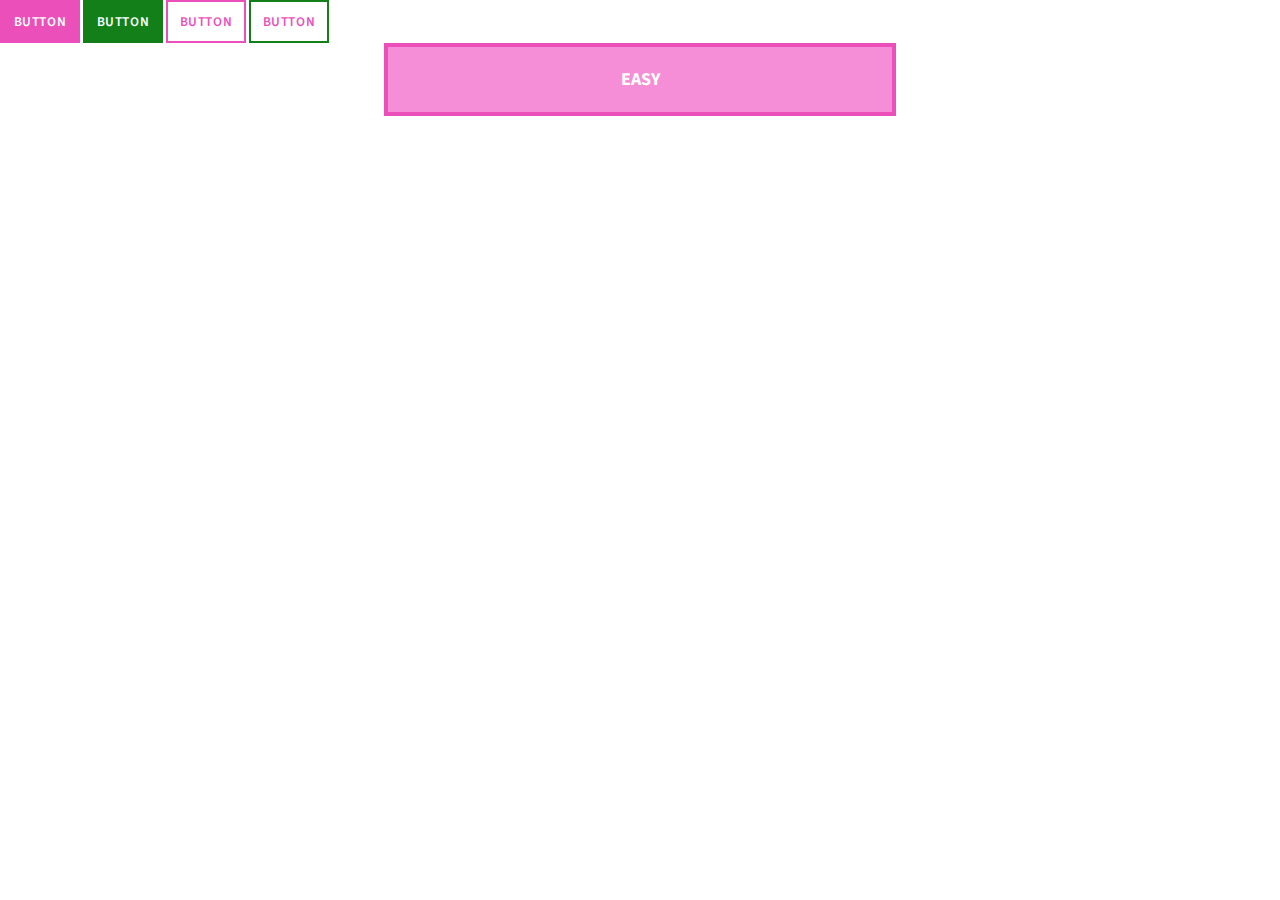
<file: guidelines/atoms.html>
<!DOCTYPE html>
<html lang="en">
<head>
    <meta charset="UTF-8">
    <meta name="viewport" content="width=device-width, initial-scale=1.0">
    <meta http-equiv="X-UA-Compatible" content="ie=edge">
    <title>ATOMS</title>
    <link href="https://fonts.googleapis.com/css?family=Source+Sans+Pro:300,400,600,700|Srisakdi:700" rel="stylesheet">
    <link rel="stylesheet" href="../public/css/styles.css">
</head>
<body>
    <!-- BUTTONS -->
    <button class="button">Button</button>
    <button class="button button--green">Button</button>
    <button class="button button--outline">Button</button>
    <button class="button button--outline button--green">Button</button>

    <!-- CATEGORY -->
    <div class="category">Easy</div>
</body>
</html>
</file>
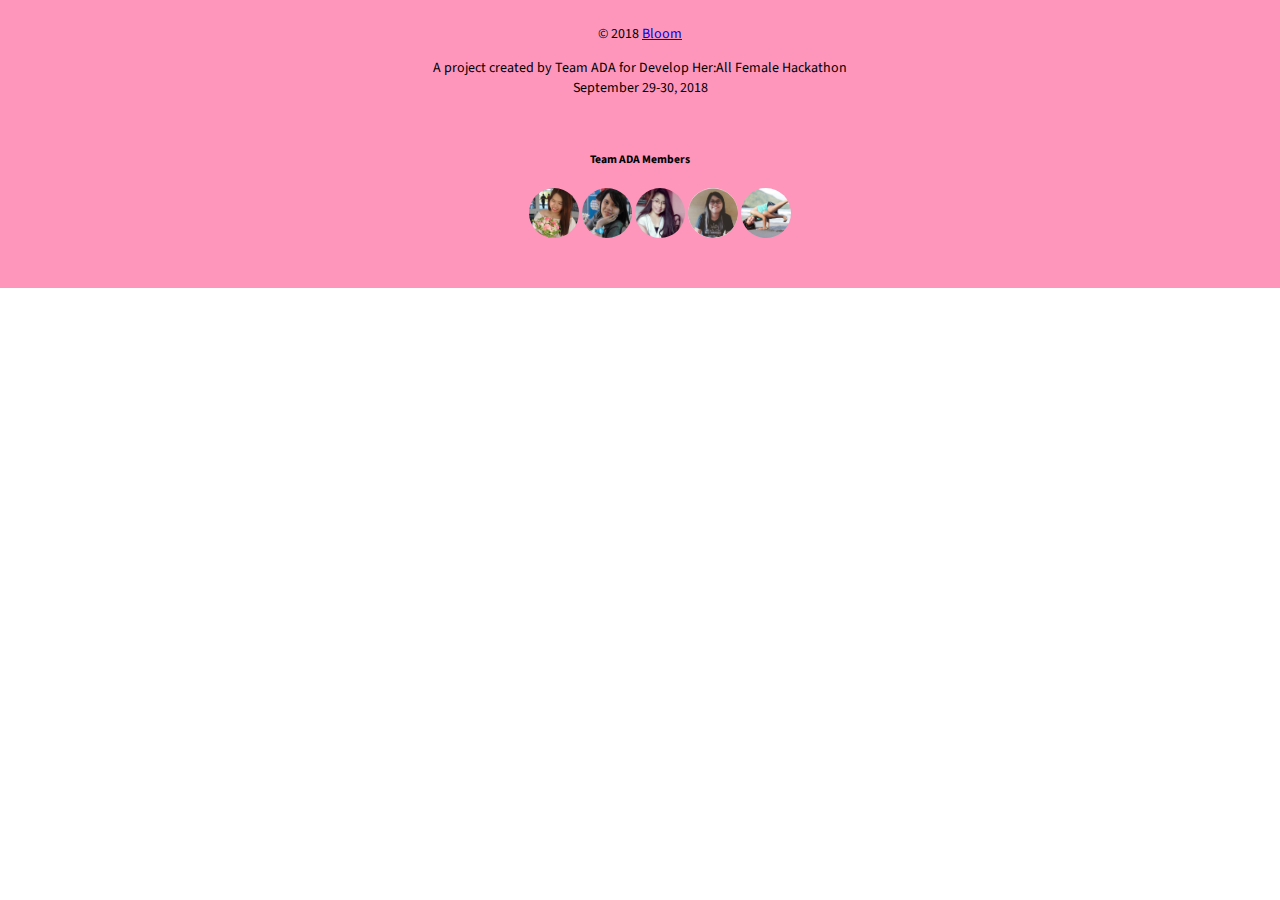
<file: guidelines/footer.html>
<!DOCTYPE html>
<html lang="en">
<head>
    <meta charset="UTF-8">
    <meta name="viewport" content="width=device-width, initial-scale=1.0">
    <meta http-equiv="X-UA-Compatible" content="ie=edge">
    <title>Footer</title>
    <link href="https://fonts.googleapis.com/css?family=Source+Sans+Pro:300,400,600,700|Srisakdi:700" rel="stylesheet">
    <link rel="stylesheet" href="../public/css/styles.css">
</head>
<body>
    <!-- footer start -->
    <footer class="footer"> 
        <div class="row">
            <div class="col-12">
                <p class="footer__copyright">
                    &copy; 2018 <a href="/">Bloom</a>
                </p>
                <p class="footer__description">
                    A project created by Team ADA for Develop Her:All Female Hackathon <br>
                    September 29-30, 2018
                </p>
            </div>
        </div>
        <div class="row">
            <div class="col-12">
                <div class="footer_team"> 
                    <h5>Team ADA Members</h5>
                    <ul>
                        <li>
                            <div class="footer__team-members">
                                <img class="footer__img" src="../assets/images/clara.jpg" />
                            </div>
                        </li>
                        <li>
                            <div class="footer__team-members">
                                <img class="footer__img" src="../assets/images/milky.jpg" />
                            </div>
                        </li>
                        <li>
                            <div class="footer__team-members">
                                <img class="footer__img" src="../assets/images/ji-anne.jpg" />
                            </div>
                        </li>
                        <li>
                            <div class="footer__team-members">
                                <img class="footer__img" src="../assets/images/azel.jpg" />
                            </div>
                        </li>
                        <li>
                            <div class="footer__team-members">
                                <img class="footer__img" src="../assets/images/gracey.jpg" />
                            </div>
                        </li>
                    </ul>
                </div>
            </div>
        </div>
    </footer>
    <!-- footer end -->
</body>
</html>
</file>
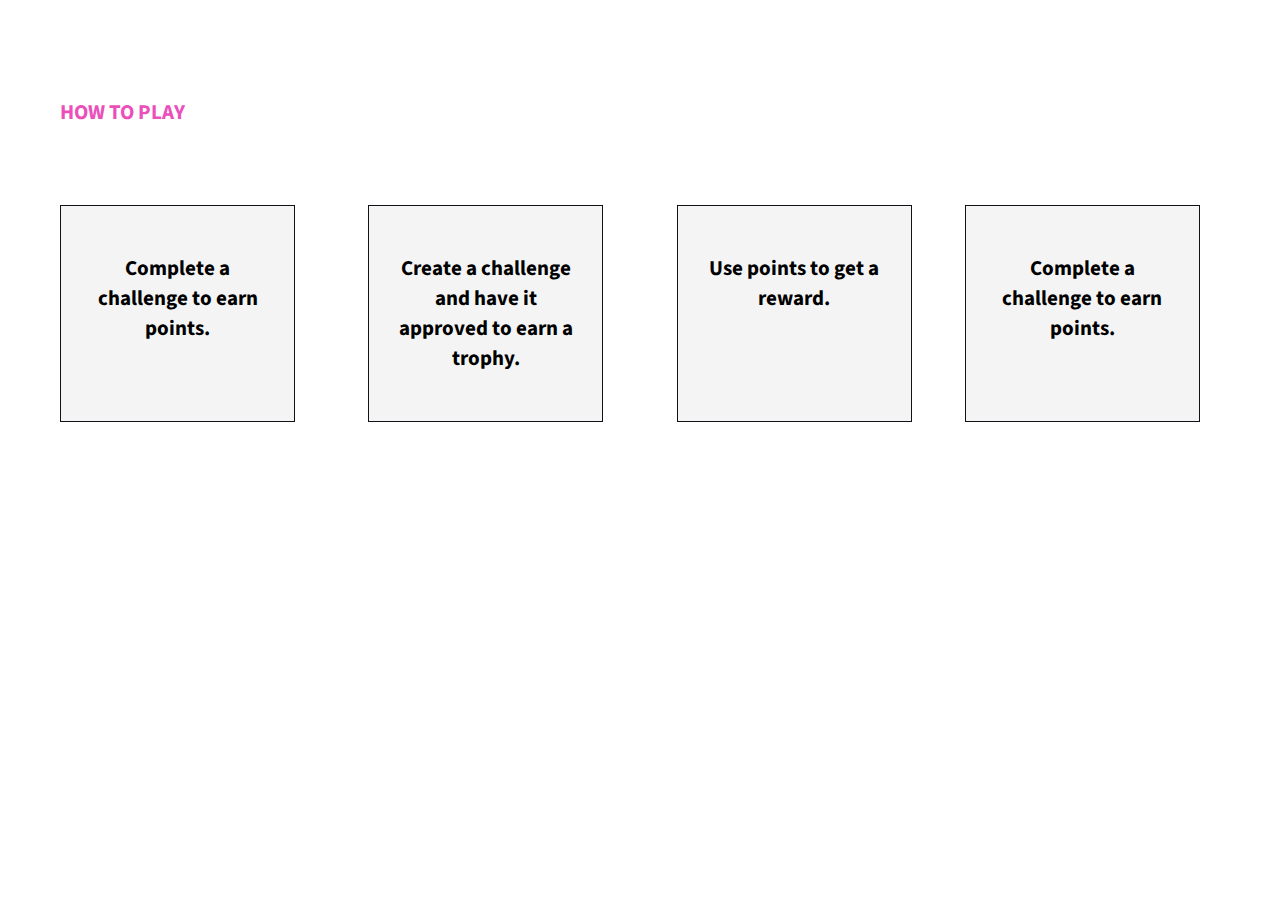
<file: guidelines/how-to-play.html>
<!DOCTYPE html>
<html lang="en">
<head>
    <meta charset="UTF-8">
    <meta name="viewport" content="width=device-width, initial-scale=1.0">
    <meta http-equiv="X-UA-Compatible" content="ie=edge">
    <title>How to Play</title>
    <link href="https://fonts.googleapis.com/css?family=Source+Sans+Pro:300,400,600,700|Srisakdi:700" rel="stylesheet">
    <link rel="stylesheet" href="../public/css/styles.css">
</head>
<body>
    <!-- how-to-play start -->
    <div class="how-to-play__container">
        <div class="container">
            <h2>
                How to play
            </h2>
        </div>
            
        <div class="challenges__cards__container">
            <div class="challenges__cards container">
                <div class="card">
                    <div class="card__content">
                        <div class="card__details">
                            <h2 class="card__details__title">Complete a challenge to earn points.</h2>
                        </div>
                    </div>
                </div>
    
                <div class="card">
                    <div class="card__content">
                        <div class="card__details">
                            <h2 class="card__details__title">Create a challenge and have it approved to earn a trophy.</h2>
                        </div>
                    </div>
                </div>
    
                <div class="card">
                    <div class="card__content">
                        <div class="card__details">
                            <h2 class="card__details__title">Use points to get a reward.</h2>
                        </div>
                    </div>
                </div>
    
                <div class="card">
                    <div class="card__content">
                        <div class="card__details">
                            <h2 class="card__details__title">Complete a challenge to earn points.</h2>
                        </div>
                    </div>
                </div>
            </div>
        </div>
    </div>
    
    <!-- how-to-play end -->
</body>
</html>
</file>
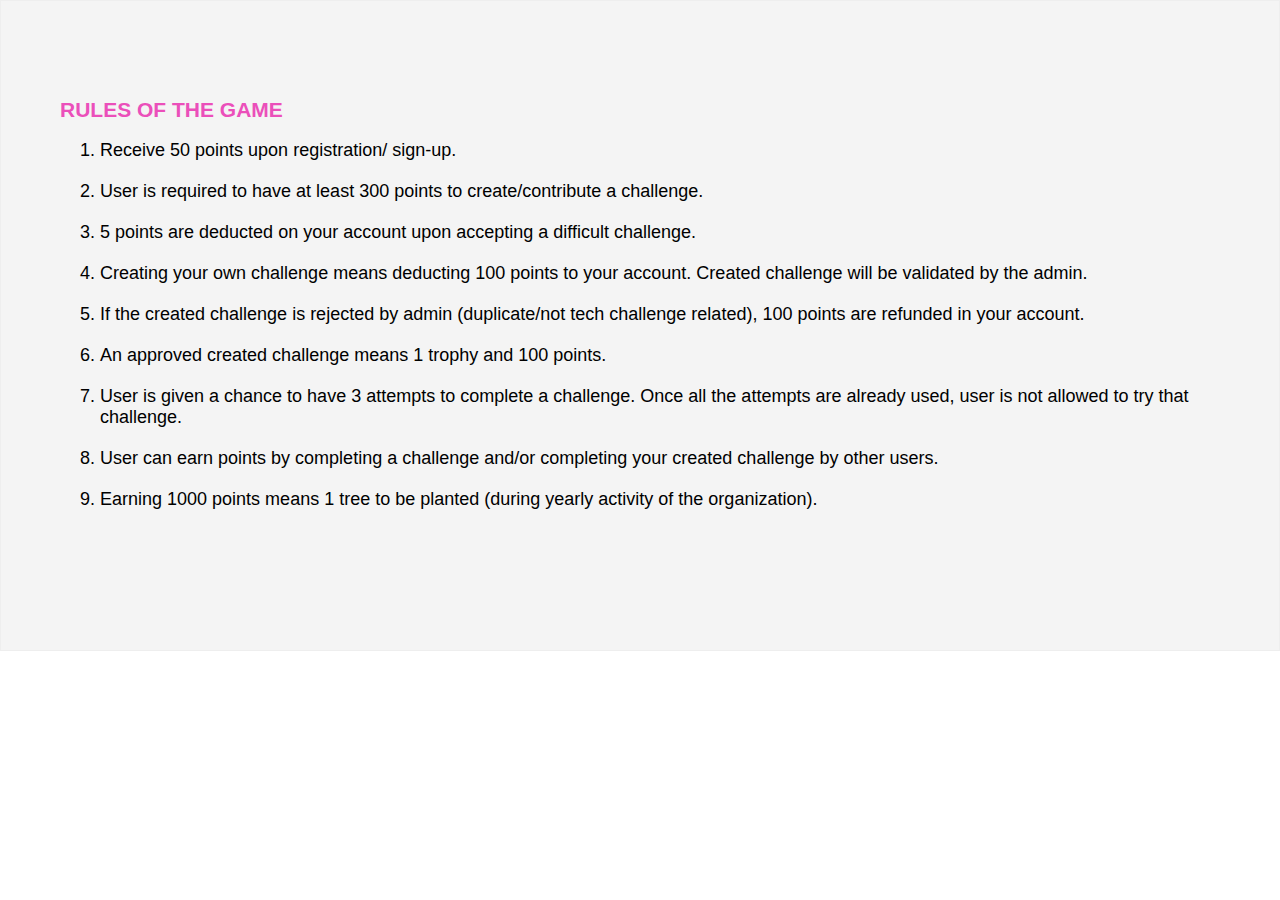
<file: guidelines/rules.html>
<!DOCTYPE html>
<html lang="en">
<head>
    <meta charset="UTF-8">
    <meta name="viewport" content="width=device-width, initial-scale=1.0">
    <meta http-equiv="X-UA-Compatible" content="ie=edge">
    <title>Rules of the Game</title>
    <link rel="stylesheet" href="https://cdnjs.cloudflare.com/ajax/libs/font-awesome/4.7.0/css/font-awesome.min.css">
    <link rel="stylesheet" href="../public/css/styles.css">
</head>
<body>
    <!-- rules start -->
    <section class="rules">
        <div class="rules__container container">
            <h2>Rules of the Game</h2>
            <ol class="rules__list">
                <li>
                    Receive 50 points upon registration/ sign-up.
                </li>
                <li>
                    User is required to have at least 300 points to create/contribute a challenge.
                </li>
                <li>
                    5 points are deducted on your account upon accepting a difficult challenge.
                </li>
                <li>
                    Creating your own challenge means deducting 100 points to your account. Created challenge will be validated by the admin.
                </li>
                <li>
                    If the created challenge is rejected by admin (duplicate/not tech challenge related), 100 points are refunded in your account.
                </li>
                <li>
                    An approved created challenge means 1 trophy and 100 points.
                </li>
                <li>
                    User is given a chance to have 3 attempts to complete a challenge. Once all the attempts are already used, user is not allowed to try that challenge.
                </li>
                <li>
                    User can earn points by completing a challenge and/or completing your created challenge by other users.
                </li>
                <li>
                    Earning 1000 points means 1 tree to be planted (during yearly activity of the organization).
                </li>
            </ol>
        </div>
    </section>
    <!-- rules start -->
</body>
</html>
</file>
<file: public/css/styles.css>
* {
  box-sizing: border-box;
  outline: none;
}

html,
body,
main {
  font-family: "Source Sans Pro", sans-serif;
  font-size: 14px;
  margin: 0;
  overflow-x: hidden;
}

.button {
  min-width: 80px;
  padding: 10px;
  background-color: #f58ed7;
  border: 2px solid #eb4fba;
  color: #ffffff;
  font-family: "Source Sans Pro", sans-serif;
  font-weight: 600;
  text-transform: uppercase;
  letter-spacing: 0.05em;
  transition: all 250ms ease;
}

.button--green {
  background-color: #137f18;
  border: 2px solid #137f18;
  color: #ffffff;
}

.button--outline {
  background-color: #ffffff;
  color: #eb4fba;
}

.button--disabled {
  background-color: #c9c9c9;
  border: 2px solid #c9c9c9;
  color: #f4f4f4;
}

.button:hover {
  background-color: #eb4fba;
  color: #ffffff;
  cursor: pointer;
}

.button--green:hover {
  background-color: #08c111;
  border: 2px solid #08c111;
  color: #ffffff;
}

.button--disabled:hover {
  cursor: not-allowed;
  background-color: #c9c9c9;
  border: 2px solid #c9c9c9;
  color: #f4f4f4;
}

.category {
  display: block;
  width: 40%;
  min-width: 300px;
  padding: 20px;
  margin: 0 auto;
  background-color: #f58ed7;
  border: 4px solid #eb4fba;
  color: #ffffff;
  font-size: 18px;
  font-weight: 700;
  text-align: center;
  text-transform: uppercase;
}

.category--green {
  background-color: #08c111;
  border: 4px solid #137f18;
}

.nav {
  position: fixed;
  width: 100%;
  height: 70px;
  z-index: 1;
  background-color: #101217;
}

/*** Nav Header ***/
.nav__header {
  display: flex;
  align-items: center;
  position: relative;
  top: 0;
  right: 0;
  height: 70px;
  background-color: #101217;
}

.nav__logo {
  position: relative;
  height: 50px;
}
.nav__logo img {
  height: 100%;
}

.nav__toggle {
  position: absolute;
  top: calc(50% - 4px);
  right: 20px;
  width: 35px;
  height: 21px;
  transform: translateY(-50%);
}
.nav__toggle > span {
  display: block;
  width: 35px;
  height: 3px;
  margin-top: 4px;
  background-color: #fe96bc;
  transition: all 200ms ease;
}

.nav__toggle:hover {
  cursor: pointer;
}
.nav__toggle:hover > span {
  background-color: #eb4fba;
}

/*** Nav Main ***/
.nav__main {
  position: absolute;
  top: 0;
  right: -100%;
  width: 70%;
  height: 100vh;
  background-color: #f58ed7;
  transition: all 300ms ease-in;
}

.nav__main.open {
  right: 0;
}

.nav__menu {
  position: relative;
}

.nav__toggle__close {
  position: absolute;
  top: 20px;
  right: 20px;
}
.nav__toggle__close > span {
  display: block;
  width: 35px;
  height: 4px;
  background-color: #ffffff;
  transition: all 200ms ease;
}
.nav__toggle__close > span:first-child {
  transform: rotate(45deg);
}
.nav__toggle__close > span:last-child {
  transform: rotate(-45deg);
  margin-top: -4px;
}

.nav__toggle__close:hover {
  cursor: pointer;
}
.nav__toggle__close:hover > span {
  background-color: #eb4fba;
}

.nav__menu-links {
  position: relative;
  top: 100px;
}
.nav__menu-links > ul {
  list-style: none;
  padding-left: 0;
}
.nav__menu-links li {
  padding: 30px 0 20px 50px;
  border-bottom: 1px solid rgba(255, 255, 255, 0.2);
}
.nav__menu-links a {
  color: #ffffff;
  font-size: 18px;
  font-weight: 700;
  text-decoration: none;
  text-transform: uppercase;
  letter-spacing: 0.1em;
  transition: all 200ms ease;
}

.nav__menu-links a:hover {
  color: #eb4fba;
}

@media screen and (min-width: 768px) {
  .nav__main {
    width: 45%;
  }
}
@media screen and (min-width: 1024px) {
  .nav {
    height: 100px;
  }

  .nav__header {
    height: 100px;
  }

  .nav__logo {
    height: 80px;
  }
}
.footer {
  background-color: #fe96bc;
  text-align: center;
  padding: 10px;
}

.footer_team ul {
  list-style: none;
}

.footer_team li {
  display: inline-block;
}

.footer__team-members {
  width: 50px;
}

.footer__img {
  width: 100%;
  height: auto;
  border-radius: 50%;
}

.login--register {
  position: relative;
  background: #ffb0cd;
  padding: 40px;
  margin-top: 100px;
}

.login--register__background {
  position: absolute;
  width: 45%;
  height: 100%;
}

.login--register .form__container {
  border: 1px solid #eef;
  overflow: hidden;
  background: #ffffff;
}

.login--register__background > img {
  width: 100%;
  height: 95%;
  object-fit: cover;
  object-position: 80% 100%;
}

.login--form, .register--form {
  padding: 20px;
}

.login--form .form--group,
.register--form .form--group {
  padding: 5px;
}

.login--form .form--input,
.register--form .form--input {
  padding: 10px;
  border-radius: 5px;
  border: 1px solid #eee;
  width: 100%;
}

.login--form .form--button {
  width: 100%;
  text-align: right;
  padding-right: 10px;
}

.login__banner {
  background-color: #f58ed7;
  width: 100%;
  height: 100%;
}

@media screen and (max-width: 768px) {
  .login--register {
    margin-top: 70px;
  }

  .login--register .form__container > .col-6 {
    width: 100%;
    flex: 100%;
    max-width: 100%;
  }

  .login__banner {
    display: none;
  }
}
.rules {
  padding-bottom: 100px;
  padding-top: 60px;
  border: 1px solid #eee;
  background: #f4f4f4;
}

.rules h2 {
  text-transform: uppercase;
  color: #eb4fba;
}

.rules__list li {
  font-size: 18px;
  margin-bottom: 20px;
}

.how-to-play__container {
  margin-top: 60px;
}

.how-to-play__container > div > h2 {
  text-transform: uppercase;
  color: #eb4fba;
}

.how-to-play__container .challenges__cards__container {
  margin-top: 0;
}

.how-to-play__container .challenges__cards {
  border: 0;
}

.how-to-play__container .card__content {
  padding: 0 20px 30px;
}

@media screen and (min-width: 1025px) {
  .how-to-play__container .challenges__cards .card {
    width: calc(22% - 20px);
  }
}
.row {
  display: flex;
  flex-wrap: wrap;
  align-items: flex-start;
  position: relative;
  margin-bottom: 20px;
}

.col-1 {
  flex: 1 1 8.333%;
  max-width: calc(8.333% - 20px);
}

.col-2 {
  flex: 2 1 16.667%;
  max-width: calc(16.667% - 20px);
}

.col-3 {
  flex: 3 1 24.999%;
  max-width: calc(24.999% - 20px);
}

.col-4 {
  flex: 4 1 33.333%;
  min-width: calc(33.333% - 20px);
  max-width: 33.333%;
}

.col-5 {
  flex: 5 1 41.665%;
  max-width: calc(41.665% - 20px);
}

.col-6 {
  flex: 6 1 49.998%;
  max-width: calc(49.998% - 20px);
}

.col-7 {
  flex: 7 1 58.333%;
  max-width: calc(58.333% - 20px);
}

.col-8 {
  flex: 8 1 66.664%;
  max-width: calc(66.664% - 20px);
}

.col-9 {
  flex: 9 1 74.997%;
  max-width: calc(74.997% - 20px);
}

.col-10 {
  flex: 10 1 83.333%;
  max-width: calc(83.333% - 20px);
}

.col-11 {
  flex: 11 1 91.663%;
  max-width: calc(91.663% - 20px);
}

.col-12 {
  flex: 12 1 100%;
  max-width: calc(100% - 20px);
}

.col-1,
.col-2,
.col-3,
.col-4,
.col-5,
.col-6,
.col-7,
.col-8,
.col-9,
.col-10,
.col-11,
.col-12 {
  margin-right: 20px;
}

.col-1:last-child,
.col-2:last-child,
.col-3:last-child,
.col-4:last-child,
.col-5:last-child,
.col-6:last-child,
.col-7:last-child,
.col-8:last-child,
.col-9:last-child,
.col-10:last-child,
.col-11:last-child,
.col-12:last-child {
  margin-right: 0;
}

.col-1:last-child {
  min-width: 8.333%;
}

.col-2:last-child {
  min-width: 16.667%;
}

.col-3:last-child {
  min-width: 24.999%;
}

.col-4:last-child {
  min-width: 33.333%;
}

.col-5:last-child {
  min-width: 41.665%;
}

.col-6:last-child {
  min-width: 49.998%;
}

.col-7:last-child {
  min-width: 58.333%;
}

.col-8:last-child {
  min-width: 66.664%;
}

.col-9:last-child {
  min-width: 74.997%;
}

.col-10:last-child {
  min-width: 83.333%;
}

.col-11:last-child {
  min-width: 91.663%;
}

.col-12:last-child {
  min-width: 100%;
}

.col-offset-1 {
  margin-left: 8.333%;
}

.col-offset-2 {
  margin-left: 16.667%;
}

.col-offset-3 {
  margin-left: 24.999%;
}

.col-offset-4 {
  margin-left: 33.333%;
}

.col-offset-5 {
  margin-left: 41.665%;
}

.col-offset-6 {
  margin-left: 49.998%;
}

.col-offset-7 {
  margin-left: 58.333%;
}

.col-offset-8 {
  margin-left: 66.664%;
}

.col-offset-9 {
  margin-left: 74.997%;
}

.col-offset-10 {
  margin-left: 83.333%;
}

.col-offset-11 {
  margin-left: 91.663%;
}

.col-offset-12 {
  margin-left: 100%;
}

.container {
  position: relative;
  width: 100%;
  max-width: 1200px;
  padding: 20px;
  margin: 0 auto;
}

@media screen and (min-width: 1440px) {
  .container {
    padding: 0;
  }
}
.challenge-categories__container {
  padding-bottom: 50px;
  margin-top: 200px;
}
.challenge-categories__container .message {
  padding-bottom: 40px;
  padding-left: 0;
  text-transform: uppercase;
  text-align: center;
}
.challenge-categories__container .message:nth-child(2) {
  font-size: 56px;
}

.challenge-categories__list {
  flex-wrap: wrap;
  justify-content: space-around;
}
.challenge-categories__list .button {
  font-size: 18px;
}

.challenge-categories__category {
  height: auto;
  margin-top: 20px;
  border: 3px solid #eb4fba;
}
.challenge-categories__category > h3 {
  text-align: center;
  text-transform: uppercase;
}

.challenge-categories__category.--active {
  background-color: #eb4fba;
  color: #ffffff;
}

.challenges__cards__container {
  margin-top: 40px;
  margin-bottom: 100px;
}

.challenges__cards {
  display: flex;
  flex-wrap: wrap;
  justify-content: space-between;
  width: calc(100% - 40px);
  padding: 20px;
  margin: 0 auto;
  border: 5px dotted #101217;
  transition: all 200ms ease;
}

.card {
  width: 100%;
  height: auto;
  margin-top: 20px;
  margin-right: 0;
  background-color: #f4f4f4;
  border: 1px solid #101217;
}

.card__content {
  padding: 0 20px 10px;
}

.card__top {
  display: flex;
  justify-content: space-between;
  align-items: center;
}

.card__top__status {
  font-size: 28px;
}
.card__top__status > i {
  color: #c9c9c9;
}

.card__top__status--accomplished > i {
  color: #137f18;
}

.card__top__tag {
  display: flex;
  align-items: center;
  font-size: 24px;
}
.card__top__tag > .language {
  padding-left: 10px;
  font-weight: 700;
  text-transform: uppercase;
}

.card__details {
  padding-top: 30px;
  text-align: center;
}
.card__details > .button {
  width: 100%;
  margin-top: 50px;
}

.card__details__points {
  color: #eb4fba;
  font-size: 32px;
}

.card__details__less-points {
  opacity: 0;
}

@media screen and (min-width: 769px) {
  .card {
    width: calc(50% - 20px);
    margin-right: 20px;
  }

  .card:nth-child(even) {
    margin-right: 0;
  }
}
@media screen and (min-width: 1025px) {
  .card {
    width: calc(33% - 20px);
  }

  .card:nth-child(even) {
    margin-right: 20px;
  }

  .card:nth-child(3n) {
    margin-right: 0;
  }
}
.revealed-cards__container {
  margin-top: 150px;
}
.revealed-cards__container .category {
  margin-bottom: 50px;
}

.card__task {
  width: 100%;
  max-width: 800px;
  height: auto;
  margin: 0 auto;
  background-color: #f4f4f4;
  border: 2px solid #eb4fba;
}

.card__top__tag .language {
  text-transform: uppercase;
}

.card__details__instruction,
.card__details__question,
.card__details__choices {
  font-size: 18px;
  text-align: left;
  padding-bottom: 10px;
}

.card__details__question {
  width: 100%;
  text-align: center;
}
.card__details__question > img {
  width: 200px;
  margin: 0 auto;
}

.card__details__choices > div {
  padding-bottom: 10px;
}

.radio {
  display: inline-block;
  margin-bottom: 10px;
  cursor: pointer;
}
.radio > input {
  display: none;
}

.radio__button {
  position: relative;
  top: 3px;
  display: inline-block;
  width: 16px;
  height: 16px;
  border: 2px solid #f58ed7;
  border-radius: 100%;
  box-shadow: 0px 0px 6px 0px rgba(255, 255, 255, 0.2);
  transition: all 150ms ease-in;
}
.radio__button::before {
  content: "";
  color: #ffffff;
  transition: all 150ms ease-in;
}

.radio__text {
  margin-left: 8px;
  font-weight: 400;
}

.radio > input:checked + .radio__button:before {
  content: "";
  display: block;
  position: relative;
  top: 2px;
  left: 2px;
  width: 8px;
  height: 8px;
  background-color: #f58ed7;
  border-radius: 100%;
}

.radio > input:disabled + .radio__button {
  background-color: #c9c9c9;
  border: 2px solid #f4f4f4;
  cursor: not-allowed;
}
.radio > input:disabled ~ .radio__text {
  color: #c9c9c9;
  cursor: not-allowed;
}

.textbox {
  width: 80%;
  padding: 12px 15px;
  margin-top: 40px;
  border: 1px solid #eb4fba;
  border-radius: 3px;
  box-shadow: 0px 0px 8px 2px rgba(255, 255, 255, 0.2);
  font-family: inherit;
  font-size: 14px;
  transition: all 200ms ease;
}

form .upload-btn {
  max-width: 200px;
}
form .button {
  width: 100%;
  margin-top: 30px;
}

.leaderboard__container {
  padding: 20px;
  margin-top: 100px;
}

.table__details {
  text-align: center;
}
.table__details > p {
  margin-top: 0;
}

.table__title {
  margin-top: 30px;
  margin-bottom: 5px;
}

table {
  margin-top: 40px;
  font-family: arial, sans-serif;
  border-collapse: collapse;
  width: 100%;
}

thead {
  background-color: rgba(19, 127, 24, 0.8);
  color: #ffffff;
}
thead th {
  text-align: center;
  text-transform: uppercase;
}

tr:nth-child(even) {
  background-color: rgba(8, 193, 17, 0.1);
}

td, th {
  border: 1px solid #dddddd;
  text-align: left;
  padding: 8px;
}

td {
  text-align: center;
}

/*# sourceMappingURL=styles.css.map */
</file>
